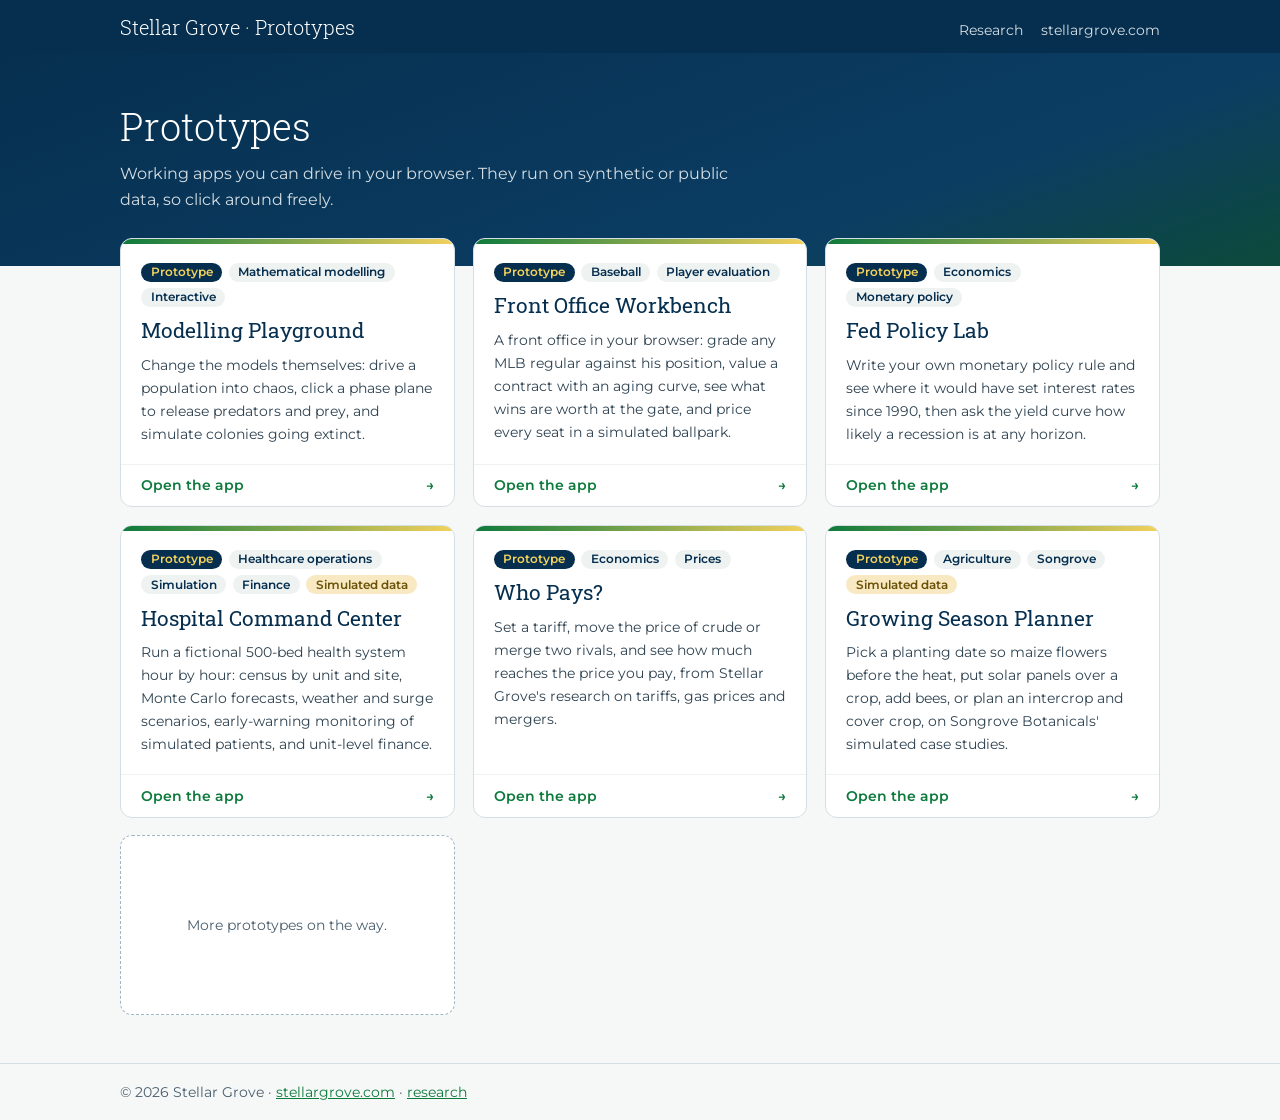
<file: index.html>
<!doctype html>
<html lang="en">
<head>
<meta charset="utf-8">
<meta name="viewport" content="width=device-width, initial-scale=1">
<title>Prototypes · Stellar Grove</title>
<meta name="description" content="Working prototypes from Stellar Grove that you can try in your browser.">
<link rel="canonical" href="https://apps.stellargrove.com/">
<link rel="preconnect" href="https://fonts.googleapis.com">
<link rel="stylesheet" href="https://fonts.googleapis.com/css2?family=Montserrat:wght@400;500;600&family=Roboto+Slab:wght@300;400&display=swap">
<style>
*{box-sizing:border-box}
body{margin:0;background:#f6f8f8;color:#0d1c24;font-family:'Montserrat',system-ui,-apple-system,'Segoe UI',sans-serif}
a{color:inherit}
.top{background:#062f4f;color:#fff}
.top .in{max-width:1080px;margin:0 auto;padding:.85rem 1.25rem;display:flex;gap:.4rem 1rem;align-items:baseline;
  justify-content:space-between;flex-wrap:wrap}
.brand{font-family:'Roboto Slab',Georgia,serif;font-weight:300;font-size:1.25rem;color:#fff;text-decoration:none}
.brand span{color:#f2d15c}
.nav a{color:#d5dee3;text-decoration:none;font-size:.9rem;margin-right:1.1rem}
.nav a:last-child{margin-right:0}
.hero{background:linear-gradient(160deg,#062f4f 0%,#0b3d63 70%,#0d4a3a 100%);color:#fff}
.hero .in{max-width:1080px;margin:0 auto;padding:3rem 1.25rem 3.25rem}
.hero h1{font-family:'Roboto Slab',Georgia,serif;font-weight:300;font-size:2.4rem;margin:0 0 .6rem}
.hero p{margin:0;max-width:640px;line-height:1.65;color:#d5dee3}
main{max-width:1080px;margin:-1.75rem auto 0;padding:0 1.25rem 3rem}
.grid{display:grid;grid-template-columns:repeat(auto-fill,minmax(300px,1fr));gap:1.1rem}
.tile{display:flex;flex-direction:column;background:#fff;border:1px solid #d5dee3;border-radius:12px;overflow:hidden;
  text-decoration:none;transition:transform .2s,box-shadow .2s}
.tile:hover{transform:translateY(-3px);box-shadow:0 12px 28px rgba(6,47,79,.14)}
.tile .bar{height:5px;background:linear-gradient(90deg,#0d7a3c,#f2d15c)}
.tile .body{padding:1.2rem 1.25rem 1.1rem;display:flex;flex-direction:column;gap:.6rem;flex:1}
.tile h2{font-family:'Roboto Slab',Georgia,serif;font-weight:400;font-size:1.3rem;color:#062f4f;margin:0}
.tile p{margin:0;font-size:.9rem;line-height:1.6;color:#2e4250;flex:1}
.tags{display:flex;flex-wrap:wrap;gap:.4rem}
.tag{font-size:.72rem;font-weight:600;border-radius:999px;padding:.15rem .6rem;background:#eef2f1;color:#062f4f}
.tag.st{background:#062f4f;color:#f2d15c}
.tag.sim{background:#f8e9c2;color:#6b5208}
.go{display:flex;justify-content:space-between;align-items:center;font-size:.85rem;font-weight:600;color:#0d7a3c;
  border-top:1px solid #eef2f1;padding:.8rem 1.25rem}
.go span{transition:transform .2s}
.tile:hover .go span{transform:translateX(4px)}
.empty{background:#fff;border:1px dashed #9fb6c6;border-radius:12px;padding:1.2rem;color:#4a5e6d;display:flex;
  align-items:center;justify-content:center;text-align:center;min-height:180px;font-size:.9rem}
footer{border-top:1px solid #d5dee3;color:#4a5e6d;font-size:.85rem}
footer .in{max-width:1080px;margin:0 auto;padding:1.25rem}
footer a{color:#0d7a3c}
</style>
</head>
<body>
<header class="top"><div class="in">
<a class="brand" href="/">Stellar Grove <span>·</span> Prototypes</a>
<nav class="nav"><a href="https://research.stellargrove.com/">Research</a><a href="https://www.stellargrove.com/stellar-grove-welcome">stellargrove.com</a></nav>
</div></header>
<section class="hero"><div class="in"><h1>Prototypes</h1>
<p>Working apps you can drive in your browser. They run on synthetic or public data, so click around freely.</p>
</div></section>
<main><div class="grid">
<a class="tile" href="/modelling-playground/"><span class="bar"></span><span class="body"><span class="tags"><span class="tag st">Prototype</span><span class="tag">Mathematical modelling</span><span class="tag">Interactive</span></span><h2>Modelling Playground</h2><p>Change the models themselves: drive a population into chaos, click a phase plane to release predators and prey, and simulate colonies going extinct.</p></span><span class="go">Open the app <span aria-hidden="true">→</span></span></a><a class="tile" href="/front-office/"><span class="bar"></span><span class="body"><span class="tags"><span class="tag st">Prototype</span><span class="tag">Baseball</span><span class="tag">Player evaluation</span></span><h2>Front Office Workbench</h2><p>A front office in your browser: grade any MLB regular against his position, value a contract with an aging curve, see what wins are worth at the gate, and price every seat in a simulated ballpark.</p></span><span class="go">Open the app <span aria-hidden="true">→</span></span></a><a class="tile" href="/fed-lab/"><span class="bar"></span><span class="body"><span class="tags"><span class="tag st">Prototype</span><span class="tag">Economics</span><span class="tag">Monetary policy</span></span><h2>Fed Policy Lab</h2><p>Write your own monetary policy rule and see where it would have set interest rates since 1990, then ask the yield curve how likely a recession is at any horizon.</p></span><span class="go">Open the app <span aria-hidden="true">→</span></span></a><a class="tile" href="/command-center/"><span class="bar"></span><span class="body"><span class="tags"><span class="tag st">Prototype</span><span class="tag">Healthcare operations</span><span class="tag">Simulation</span><span class="tag">Finance</span><span class="tag sim">Simulated data</span></span><h2>Hospital Command Center</h2><p>Run a fictional 500-bed health system hour by hour: census by unit and site, Monte Carlo forecasts, weather and surge scenarios, early-warning monitoring of simulated patients, and unit-level finance.</p></span><span class="go">Open the app <span aria-hidden="true">→</span></span></a><a class="tile" href="/pass-through/"><span class="bar"></span><span class="body"><span class="tags"><span class="tag st">Prototype</span><span class="tag">Economics</span><span class="tag">Prices</span></span><h2>Who Pays?</h2><p>Set a tariff, move the price of crude or merge two rivals, and see how much reaches the price you pay, from Stellar Grove&#x27;s research on tariffs, gas prices and mergers.</p></span><span class="go">Open the app <span aria-hidden="true">→</span></span></a><a class="tile" href="/growing-season/"><span class="bar"></span><span class="body"><span class="tags"><span class="tag st">Prototype</span><span class="tag">Agriculture</span><span class="tag">Songrove</span><span class="tag sim">Simulated data</span></span><h2>Growing Season Planner</h2><p>Pick a planting date so maize flowers before the heat, put solar panels over a crop, add bees, or plan an intercrop and cover crop, on Songrove Botanicals&#x27; simulated case studies.</p></span><span class="go">Open the app <span aria-hidden="true">→</span></span></a><div class="empty">More prototypes on the way.</div>
</div></main>
<footer><div class="in">© 2026 Stellar Grove · <a href="https://www.stellargrove.com/stellar-grove-welcome">stellargrove.com</a> ·
<a href="https://research.stellargrove.com/">research</a></div></footer>
</body>
</html>
</file>
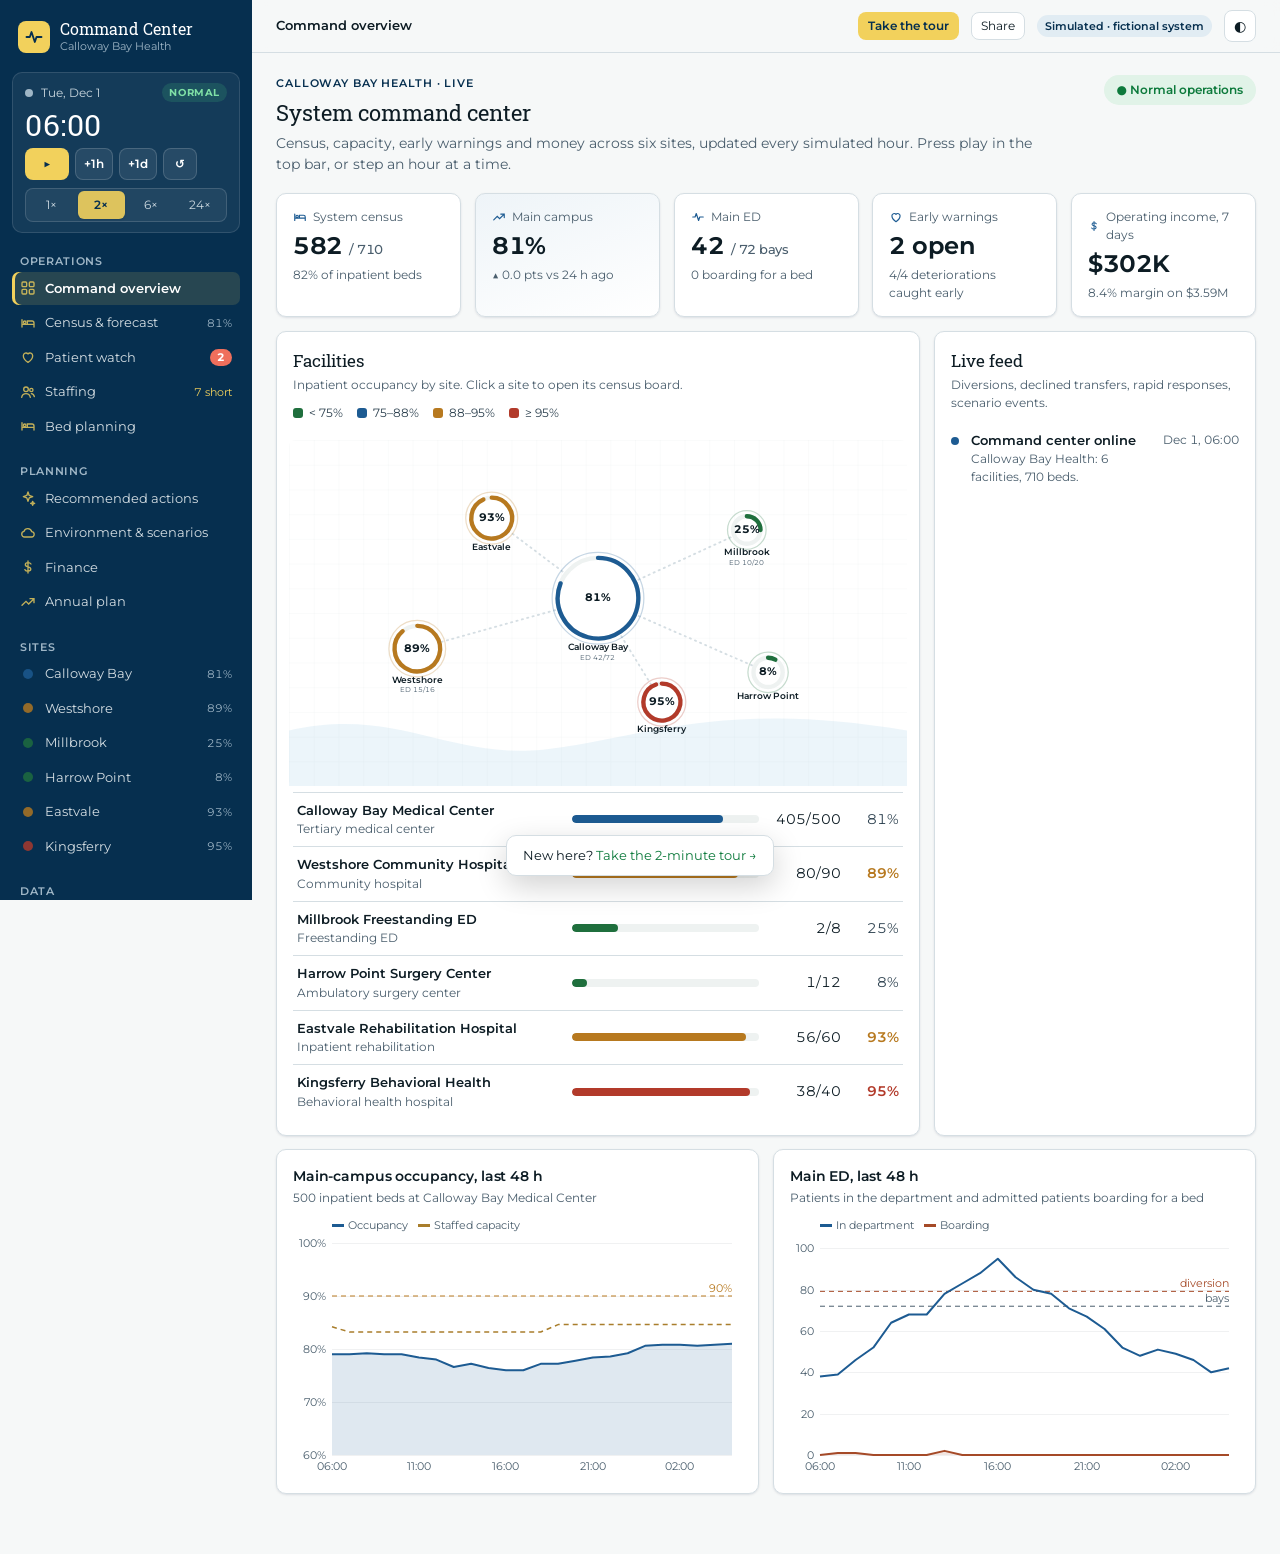
<file: command-center/index.html>
<!doctype html>
<html lang="en">
<head>
  <meta charset="UTF-8" />
  <meta name="viewport" content="width=device-width, initial-scale=1.0" />
  <title>Hospital Command Center · Stellar Grove</title>
  <meta name="description" content="A live hospital command-center prototype: census by unit and site, Monte Carlo forecasts, weather and surge scenarios, early-warning monitoring and unit-level finance, on a fictional simulated health system." />
  <link rel="preconnect" href="https://fonts.googleapis.com" />
  <link href="https://fonts.googleapis.com/css2?family=Montserrat:wght@400;500;600;700&family=Roboto+Slab:wght@300;400;500&display=swap" rel="stylesheet" />
  <link rel="stylesheet" href="styles.css" />
  <script>
    try { const t = localStorage.getItem("cbcc-theme"); if (t) document.documentElement.dataset.theme = t; } catch (e) {}
  </script>
</head>
<body>
  <div class="shell">
    <aside class="sidebar" id="sidebar">
      <div class="brand">
        <div class="brand-mark" aria-hidden="true">
          <svg width="20" height="20" viewBox="0 0 24 24" fill="none" stroke="currentColor" stroke-width="2.2" stroke-linecap="round" stroke-linejoin="round"><path d="M3 12h4l2-6 4 12 2-6h6"/></svg>
        </div>
        <div><div class="brand-name">Command Center</div><div class="brand-sub">Calloway Bay Health</div></div>
      </div>
      <div class="clock-card">
        <div class="clock-top"><span class="live-dot" id="liveDot"></span><span id="clockDate"></span><span class="status-pill ok" id="statusPill">Normal</span></div>
        <div class="clock-time" id="clockTime">06:00</div>
        <div class="clock-ctl">
          <button class="icon-btn play" id="playBtn" aria-label="Play">▶</button>
          <button class="icon-btn" id="stepBtn" title="Advance one hour (n)">+1h</button>
          <button class="icon-btn" id="dayBtn" title="Advance one day">+1d</button>
          <button class="icon-btn" id="resetBtn" title="Restart the simulation">↺</button>
        </div>
        <div class="seg speed" id="speedSeg"></div>
      </div>
      <div><div class="nav-label">Operations</div><nav class="nav" id="navMain"></nav></div>
      <div><div class="nav-label">Planning</div><nav class="nav" id="navPlan"></nav></div>
      <div><div class="nav-label">Sites</div><nav class="nav" id="navSites"></nav></div>
      <div><div class="nav-label">Data</div><nav class="nav" id="navData"></nav></div>
      <div><div class="nav-label">Reference</div><nav class="nav" id="navRef"></nav></div>
      <div class="sidebar-foot">A Stellar Grove prototype. Fictional health system · simulated patients, weather and money.<br><a href="https://research.stellargrove.com/hospital/command_center/">The research behind it →</a><br><a href="https://apps.stellargrove.com/">More prototypes →</a></div>
    </aside>
    <div class="main">
      <header class="topbar">
        <button class="icon-btn menu-btn" id="menuBtn" aria-label="Open navigation">☰</button>
        <div class="crumbs" id="crumbs"></div>
        <div class="spacer"></div>
        <button class="btn small tour-btn" id="tourBtn">Take the tour</button>
        <button class="btn small" id="shareBtn" title="Copy a link to this exact moment">Share</button>
        <span class="badge-synth">Simulated · fictional system</span>
        <button class="icon-btn" id="themeBtn" aria-label="Toggle light and dark mode" title="Light / dark">◐</button>
      </header>
      <main class="content" id="view"></main>
    </div>
  </div>
  <script src="data/system.js"></script>
  <script src="js/sim.js"></script>
  <script src="js/core.js"></script>
  <script src="js/live.js"></script>
  <script src="js/pages.js"></script>
  <script src="js/pages2.js"></script>
  <script src="js/pages3.js"></script>
  <script src="js/tour.js"></script>
  <script src="js/router.js"></script>
</body>
</html>
</file>
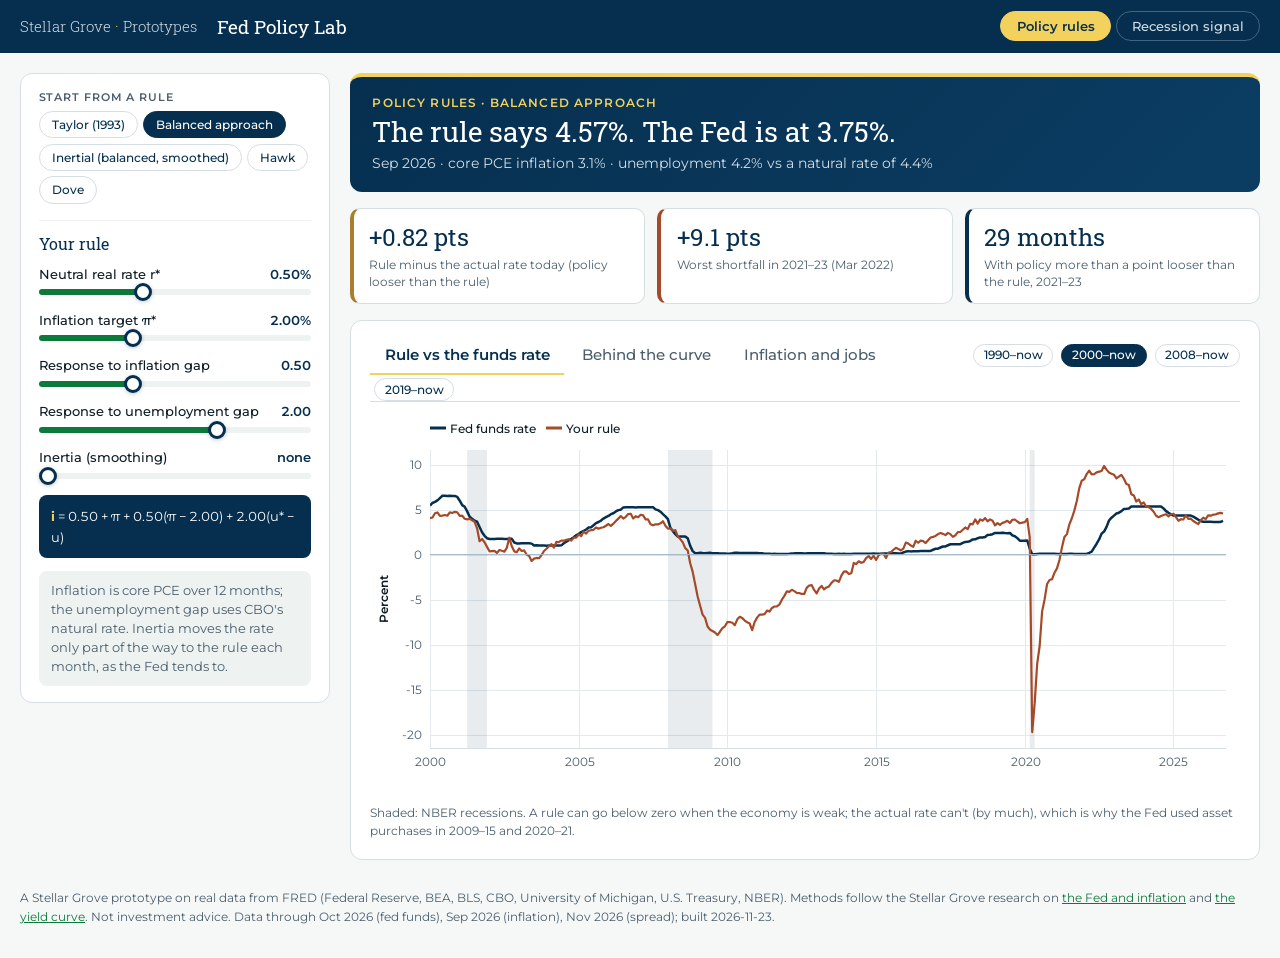
<file: fed-lab/index.html>
<!doctype html>
<html lang="en">
<head>
  <meta charset="utf-8" />
  <meta name="viewport" content="width=device-width, initial-scale=1" />
  <title>Fed Policy Lab · Stellar Grove</title>
  <meta name="description" content="Set your own monetary policy rule and see where it would have put interest rates since 1990, and how much the yield curve says about the next recession." />
  <link rel="preconnect" href="https://fonts.googleapis.com" />
  <link rel="stylesheet" href="https://fonts.googleapis.com/css2?family=Montserrat:wght@400;500;600;700&family=Roboto+Slab:wght@300;400&display=swap" />
  <link rel="stylesheet" href="app.css" />
</head>
<body>
  <header class="top">
    <a class="brand" href="../">Stellar Grove <span>·</span> Prototypes</a>
    <div class="app-name">Fed Policy Lab</div>
    <nav class="modes" aria-label="Lab tools">
      <button class="mode" type="button" data-tab="rules">Policy rules</button>
      <button class="mode" type="button" data-tab="curve">Recession signal</button>
    </nav>
  </header>
  <div class="layout" id="view"></div>
  <footer>A Stellar Grove prototype on real data from FRED (Federal Reserve, BEA, BLS, CBO, University of Michigan, U.S. Treasury, NBER).
    Methods follow the Stellar Grove research on <a href="https://research.stellargrove.com/econ/fed/">the Fed and inflation</a> and
    <a href="https://research.stellargrove.com/econ/yield_curve/">the yield curve</a>. Not investment advice. <span id="gen"></span></footer>
  <script src="data/fed.js"></script>
  <script src="js/plot.js"></script>
  <script src="js/app.js"></script>
</body>
</html>
</file>
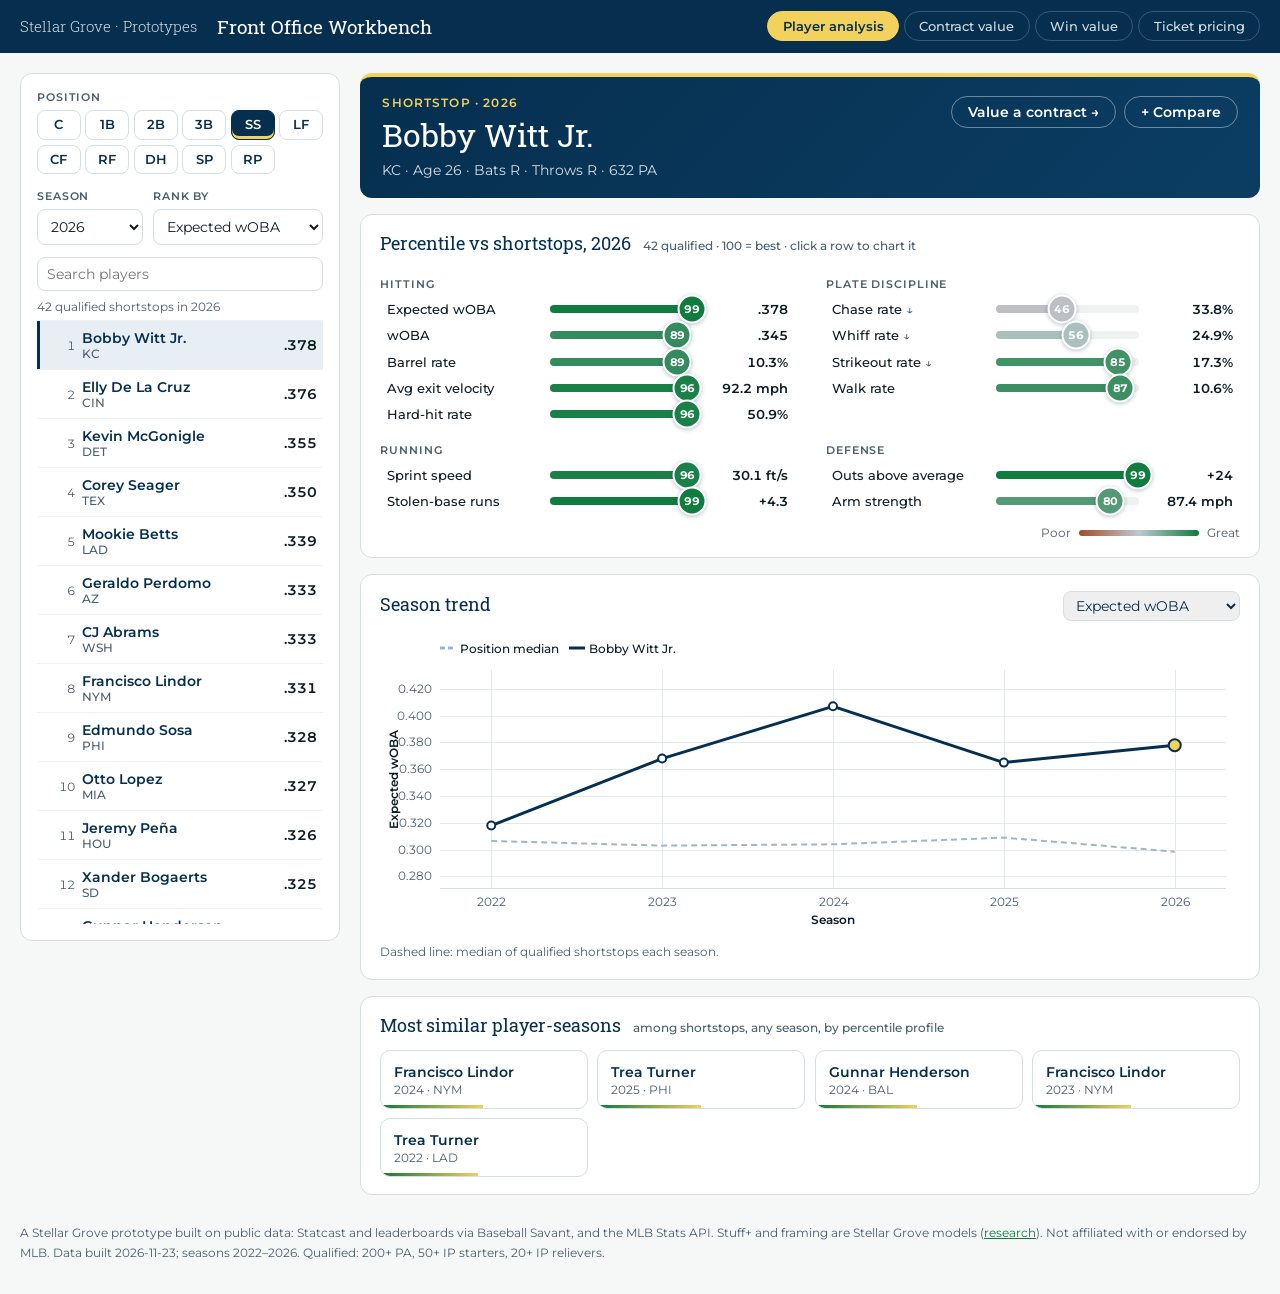
<file: front-office/index.html>
<!doctype html>
<html lang="en">
<head>
  <meta charset="utf-8" />
  <meta name="viewport" content="width=device-width, initial-scale=1" />
  <title>Front Office Workbench · Stellar Grove</title>
  <meta name="description" content="Grade any MLB regular against players at his own position and value a contract with an aging curve, from public Statcast data." />
  <link rel="preconnect" href="https://fonts.googleapis.com" />
  <link rel="stylesheet" href="https://fonts.googleapis.com/css2?family=Montserrat:wght@400;500;600;700&family=Roboto+Slab:wght@300;400&display=swap" />
  <link rel="stylesheet" href="app.css" />
</head>
<body>
  <header class="top">
    <a class="brand" href="../">Stellar Grove <span>·</span> Prototypes</a>
    <div class="app-name">Front Office Workbench</div>
    <nav class="modes" aria-label="Workbench tools">
      <button class="mode on" type="button" data-tab="player">Player analysis</button>
      <button class="mode" type="button" data-tab="contract">Contract value</button>
      <button class="mode" type="button" data-tab="win">Win value</button>
      <button class="mode" type="button" data-tab="tickets">Ticket pricing</button>
    </nav>
  </header>
  <div class="layout" id="contractView" hidden></div>
  <div class="layout" id="winView" hidden></div>
  <div class="layout" id="ticketView" hidden></div>
  <div class="layout" id="playerView">
    <aside class="picker" aria-label="Choose a player">
      <div class="lbl">Position</div>
      <div class="pos" id="pos"></div>
      <div class="row2">
        <label class="sel"><span class="lbl">Season</span><select id="season"></select></label>
        <label class="sel"><span class="lbl">Rank by</span><select id="sort"></select></label>
      </div>
      <input type="search" id="q" placeholder="Search players" aria-label="Search players" />
      <div class="count" id="count"></div>
      <ol class="list" id="list"></ol>
    </aside>
    <main class="card" id="card" aria-live="polite"></main>
  </div>
  <section class="compare" id="compare" hidden></section>
  <footer>A Stellar Grove prototype built on public data: Statcast and leaderboards via Baseball Savant, and the MLB Stats API.
    Stuff+ and framing are Stellar Grove models (<a href="https://research.stellargrove.com/#baseball">research</a>). Not affiliated with
    or endorsed by MLB. <span id="gen"></span></footer>
  <script src="data/players.js"></script>
  <script src="data/aging.js"></script>
  <script src="data/wins.js"></script>
  <script src="data/tickets.js"></script>
  <script src="js/plot.js"></script>
  <script src="js/contract.js"></script>
  <script src="js/winvalue.js"></script>
  <script src="js/tickets.js"></script>
  <script src="js/app.js"></script>
</body>
</html>
</file>
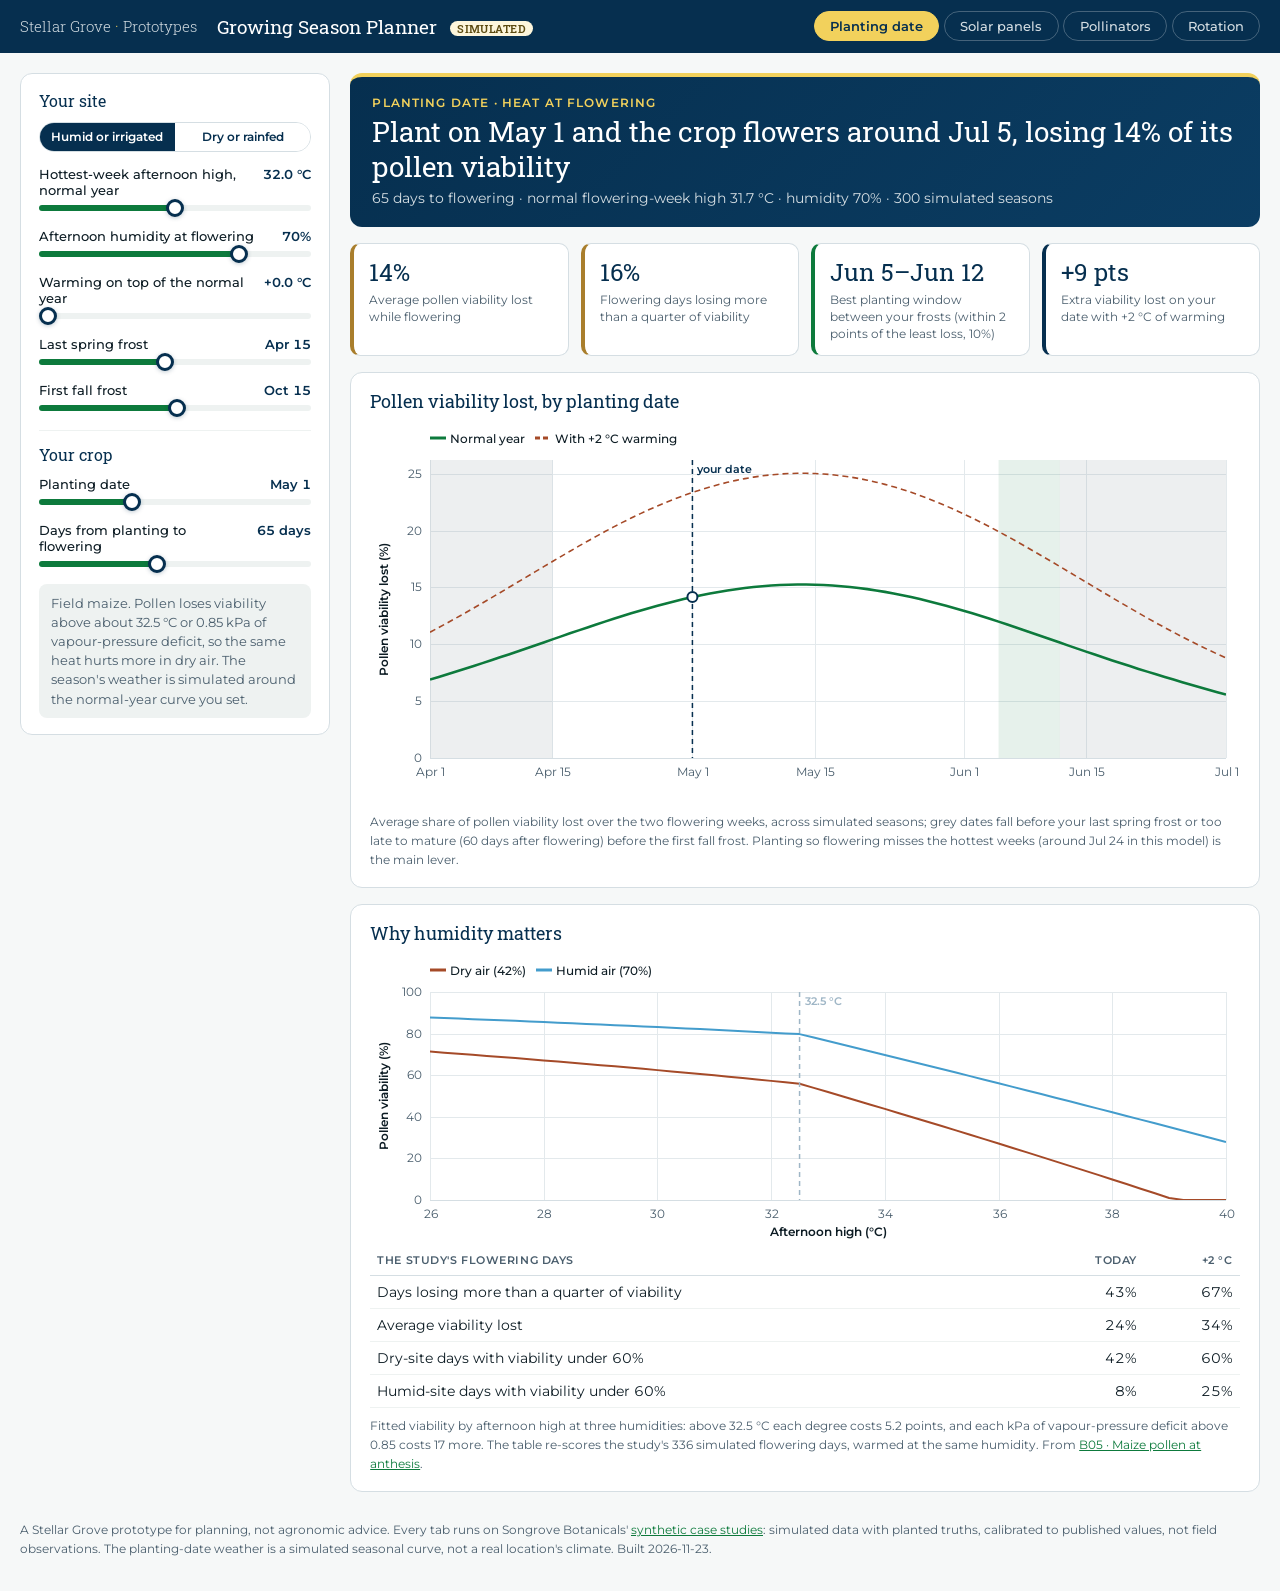
<file: growing-season/index.html>
<!doctype html>
<html lang="en">
<head>
  <meta charset="utf-8" />
  <meta name="viewport" content="width=device-width, initial-scale=1" />
  <title>Growing Season Planner · Stellar Grove</title>
  <meta name="description" content="Plan a growing season: when to plant so the crop flowers before the heat, how much shade solar panels cost, whether more bees would pay, and what intercrops and cover crops do, from Songrove Botanicals' case studies." />
  <link rel="preconnect" href="https://fonts.googleapis.com" />
  <link rel="stylesheet" href="https://fonts.googleapis.com/css2?family=Montserrat:wght@400;500;600;700&family=Roboto+Slab:wght@300;400&display=swap" />
  <link rel="stylesheet" href="app.css" />
</head>
<body>
  <header class="top">
    <a class="brand" href="../">Stellar Grove <span>·</span> Prototypes</a>
    <div class="app-name">Growing Season Planner <span class="synthetic">Simulated</span></div>
    <nav class="modes" aria-label="Planners">
      <button class="mode" type="button" data-tab="plant">Planting date</button>
      <button class="mode" type="button" data-tab="panels">Solar panels</button>
      <button class="mode" type="button" data-tab="bees">Pollinators</button>
      <button class="mode" type="button" data-tab="rotation">Rotation</button>
    </nav>
  </header>
  <div class="layout" id="view"></div>
  <footer>A Stellar Grove prototype for planning, not agronomic advice. Every tab runs on Songrove Botanicals'
    <a href="https://research.stellargrove.com/songrove/">synthetic case studies</a>: simulated data with planted truths, calibrated to published
    values, not field observations. The planting-date weather is a simulated seasonal curve, not a real location's climate. <span id="gen"></span></footer>
  <script src="data/season.js"></script>
  <script src="js/plot.js"></script>
  <script src="js/app.js"></script>
</body>
</html>
</file>
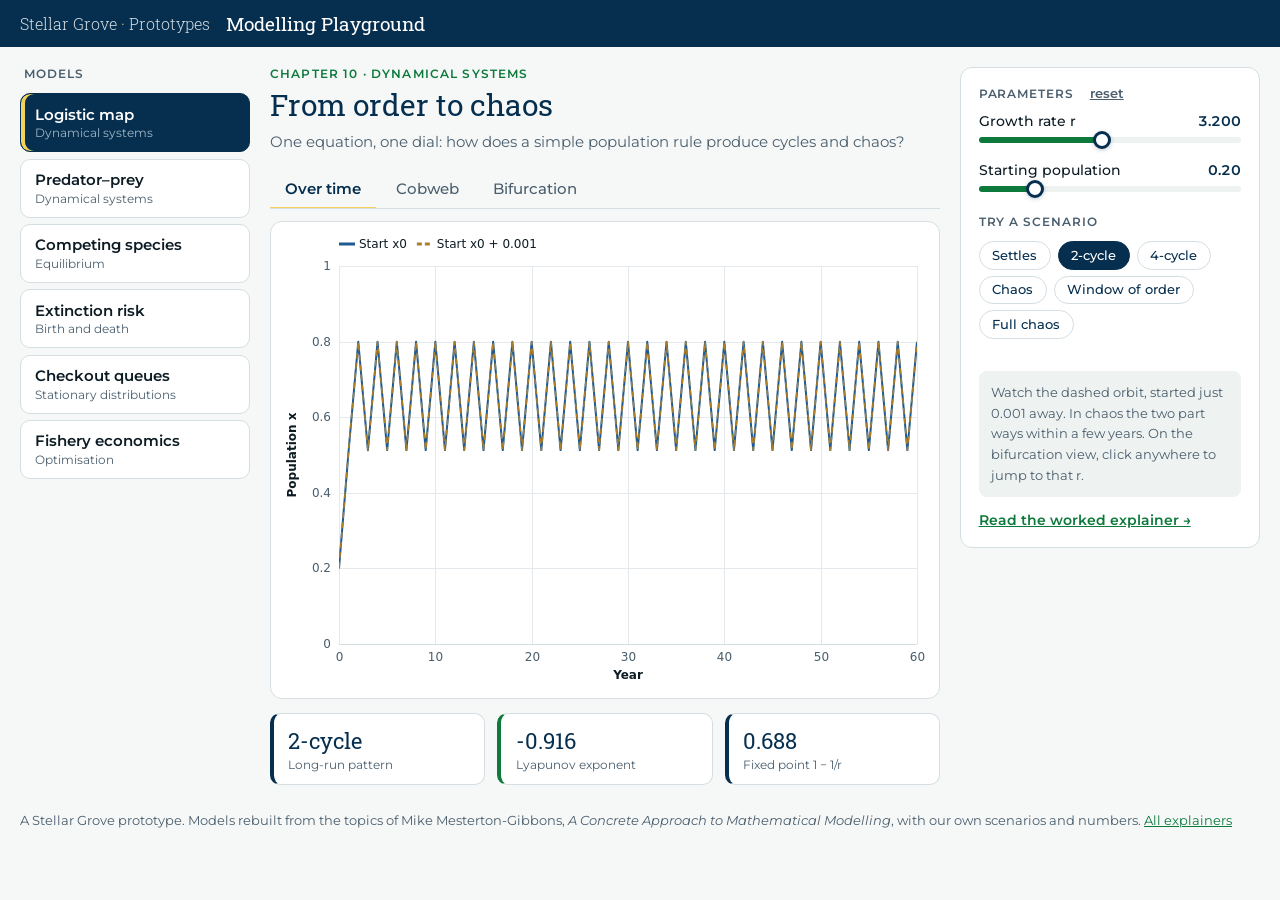
<file: modelling-playground/index.html>
<!doctype html>
<html lang="en">
<head>
  <meta charset="utf-8" />
  <meta name="viewport" content="width=device-width, initial-scale=1" />
  <title>Modelling Playground · Stellar Grove</title>
  <meta name="description" content="Change the models themselves: chaos, predators and prey, competition, extinction risk, queues and fisheries, with phase planes you can click." />
  <link rel="preconnect" href="https://fonts.googleapis.com" />
  <link rel="stylesheet" href="https://fonts.googleapis.com/css2?family=Montserrat:wght@400;500;600&family=Roboto+Slab:wght@300;400&display=swap" />
  <link rel="stylesheet" href="app.css" />
</head>
<body>
  <header class="top">
    <a class="brand" href="../">Stellar Grove <span>·</span> Prototypes</a>
    <div class="app-name">Modelling Playground</div>
  </header>
  <div class="layout">
    <nav class="models" id="models" aria-label="Models"></nav>
    <main class="stage">
      <div class="head"><div class="kicker" id="kicker"></div><h1 id="title"></h1><p id="question"></p></div>
      <div class="tabs" id="tabs" role="tablist" aria-label="Views"></div>
      <div class="chart-wrap"><canvas id="chart" role="img" aria-label="Model chart"></canvas></div>
      <div class="stats" id="stats" aria-live="polite"></div>
    </main>
    <aside class="panel" aria-label="Controls">
      <h2>Parameters <button class="reset" id="reset" type="button">reset</button></h2>
      <div id="params"></div>
      <h3>Try a scenario</h3>
      <div class="presets" id="presets"></div>
      <div id="actions"></div>
      <p class="hint" id="hint"></p>
      <a class="explainer" id="explainer" href="https://research.stellargrove.com/explainers/">Read the worked explainer →</a>
    </aside>
  </div>
  <footer>A Stellar Grove prototype. Models rebuilt from the topics of Mike Mesterton-Gibbons, <em>A Concrete Approach to
    Mathematical Modelling</em>, with our own scenarios and numbers. <a href="https://research.stellargrove.com/explainers/">All explainers</a></footer>
  <script src="js/plot.js"></script>
  <script src="js/models.js"></script>
  <script src="js/app.js"></script>
</body>
</html>
</file>
<file: command-center/styles.css>
/* Hospital Command Center — Stellar Grove prototype theme. Shell, tokens and primitives shared with Insights Radar
   (Observatory Navy #062F4F, Forest #0D7A3C, Gold #F2D15C; Roboto Slab headings, Montserrat body). */
:root {
  color-scheme: light;
  --bg: #f6f8f8; --card: #ffffff; --fg: #0d1c24; --fg-2: #2e4250; --muted: #eef2f1; --muted-fg: #4a5e6d;
  --border: #d5dee3; --ring: #9fb6c6; --primary: #1d5b92; --primary-2: #145786; --brand: #0d7a3c;
  --teal: #062f4f; --teal-2: #439ccc; --soft: #eef4f8; --soft-2: #e1ecf3;
  --opp: #0d7a3c; --opp-bg: #e1f3e8; --risk: #a54a28; --risk-bg: #f8e5e1; --bad: #9a3b2e; --good: #0d7a3c;
  --c1: #1d5b92; --c2: #a97e2c; --c3: #1f6f3d; --c4: #439ccc; --c5: #9e366f;
  --seq-1: #d8ebfb; --seq-2: #79b1e0; --seq-3: #2d74aa; --seq-4: #145786; --seq-5: #073b5e;
  --grid: rgba(13, 28, 36, .06); --shadow: 0 1px 2px rgba(6, 47, 79, .05), 0 1px 3px rgba(6, 47, 79, .07);
  --sidebar: #062f4f;
  --radius: .625rem;
  --font: "Montserrat", ui-sans-serif, system-ui, -apple-system, "Segoe UI", sans-serif;
  --head: "Roboto Slab", Georgia, serif;
  --mono: ui-monospace, SFMono-Regular, Menlo, monospace;
}
@media (prefers-color-scheme: dark) {
  :root:not([data-theme="light"]) {
    color-scheme: dark;
    --bg: #071a2a; --card: #0b2438; --fg: #eef2f1; --fg-2: #c9d6de; --muted: #12304a; --muted-fg: #9fb6c6;
    --border: rgba(255, 255, 255, .1); --ring: #4a5e6d; --primary: #79b1e0; --primary-2: #4d92ca; --brand: #43c27a;
    --teal: #9fb6c6; --teal-2: #79b1e0; --soft: #0e2c44; --soft-2: #123856;
    --opp: #43c27a; --opp-bg: rgba(67, 194, 122, .12); --risk: #e08a5f; --risk-bg: rgba(224, 138, 95, .12);
    --bad: #e07a6b; --good: #43c27a;
    --c1: #4d92ca; --c2: #d4a24c; --c3: #43c27a; --c4: #79b1e0; --c5: #c46a9e;
    --seq-1: #12304a; --seq-2: #145786; --seq-3: #2d74aa; --seq-4: #79b1e0; --seq-5: #d8ebfb;
    --grid: rgba(255, 255, 255, .07); --shadow: none; --sidebar: #04223a;
  }
}
:root[data-theme="dark"] {
    color-scheme: dark;
    --bg: #071a2a; --card: #0b2438; --fg: #eef2f1; --fg-2: #c9d6de; --muted: #12304a; --muted-fg: #9fb6c6;
    --border: rgba(255, 255, 255, .1); --ring: #4a5e6d; --primary: #79b1e0; --primary-2: #4d92ca; --brand: #43c27a;
    --teal: #9fb6c6; --teal-2: #79b1e0; --soft: #0e2c44; --soft-2: #123856;
    --opp: #43c27a; --opp-bg: rgba(67, 194, 122, .12); --risk: #e08a5f; --risk-bg: rgba(224, 138, 95, .12);
    --bad: #e07a6b; --good: #43c27a;
    --c1: #4d92ca; --c2: #d4a24c; --c3: #43c27a; --c4: #79b1e0; --c5: #c46a9e;
    --seq-1: #12304a; --seq-2: #145786; --seq-3: #2d74aa; --seq-4: #79b1e0; --seq-5: #d8ebfb;
    --grid: rgba(255, 255, 255, .07); --shadow: none; --sidebar: #04223a;
}

* { box-sizing: border-box; }
html, body { margin: 0; height: 100%; }
body { background: var(--bg); color: var(--fg); font-family: var(--font); font-size: 14px; line-height: 1.5; -webkit-font-smoothing: antialiased; }
a { color: var(--brand); text-decoration: none; }
a:hover { text-decoration: underline; }
button { font: inherit; color: inherit; }
h1, h2, h3, h4 { margin: 0; font-weight: 600; letter-spacing: -.01em; }
h1 { font-size: 22px; } h2 { font-size: 17px; } h3 { font-size: 14px; } h4 { font-size: 13px; }
.num { font-variant-numeric: tabular-nums; }
.muted { color: var(--muted-fg); }
.small { font-size: 12px; }
.mono { font-family: var(--mono); font-size: 12px; }

/* ---------- shell */
.shell { display: grid; grid-template-columns: 252px minmax(0, 1fr); min-height: 100vh; }
.sidebar { background: var(--sidebar); border-right: 1px solid var(--border); padding: 16px 12px; position: sticky; top: 0; height: 100vh; overflow-y: auto; display: flex; flex-direction: column; gap: 14px; }
.brand { display: flex; align-items: center; gap: 10px; padding: 4px 6px; }
.brand-mark { width: 32px; height: 32px; border-radius: 8px; background: linear-gradient(135deg, var(--teal), var(--primary)); display: grid; place-items: center; color: #fff; flex: none; }
.brand-name { font-weight: 700; font-size: 15px; line-height: 1.1; }
.brand-sub { font-size: 11px; color: var(--muted-fg); }
.picker { width: 100%; padding: 8px 10px; border: 1px solid var(--border); border-radius: 8px; background: var(--card); color: var(--fg); font: inherit; cursor: pointer; }
.nav-label { font-size: 11px; font-weight: 600; color: var(--muted-fg); text-transform: uppercase; letter-spacing: .06em; padding: 6px 8px 2px; }
.nav { display: flex; flex-direction: column; gap: 1px; }
.nav a { display: flex; align-items: center; gap: 9px; padding: 7px 8px; border-radius: 7px; color: var(--fg-2); font-size: 13px; }
.nav a:hover { background: var(--muted); text-decoration: none; }
.nav a.active { background: var(--soft-2); color: var(--fg); font-weight: 600; }
.nav a .ico { width: 16px; height: 16px; flex: none; opacity: .8; }
.nav a .n { margin-left: auto; font-size: 11px; color: var(--muted-fg); font-variant-numeric: tabular-nums; }
.sidebar-foot { margin-top: auto; font-size: 11px; color: var(--muted-fg); padding: 8px; border-top: 1px solid var(--border); }

.main { min-width: 0; display: flex; flex-direction: column; }
.topbar { position: sticky; top: 0; z-index: 5; display: flex; align-items: center; gap: 12px; padding: 10px 24px; border-bottom: 1px solid var(--border); background: color-mix(in srgb, var(--bg) 88%, transparent); backdrop-filter: blur(8px); }
.crumbs { display: flex; gap: 6px; align-items: center; color: var(--muted-fg); font-size: 13px; min-width: 0; flex-wrap: wrap; }
.crumbs b { color: var(--fg); font-weight: 600; }
.topbar .spacer { flex: 1; }
.badge-synth { font-size: 11px; padding: 3px 8px; border-radius: 999px; background: var(--soft-2); color: var(--teal); font-weight: 600; white-space: nowrap; }
.icon-btn { border: 1px solid var(--border); background: var(--card); border-radius: 8px; width: 32px; height: 32px; display: grid; place-items: center; cursor: pointer; }
.icon-btn:hover { background: var(--muted); }
.menu-btn { display: none; }
.content { padding: 22px 24px 60px; max-width: 1360px; width: 100%; }

/* ---------- primitives */
.page-head { display: flex; align-items: flex-start; justify-content: space-between; gap: 16px; margin-bottom: 18px; flex-wrap: wrap; }
.page-head p { margin: 4px 0 0; color: var(--muted-fg); max-width: 760px; }
.eyebrow { font-size: 11px; font-weight: 600; letter-spacing: .08em; text-transform: uppercase; color: var(--teal); margin-bottom: 4px; }
.card { background: var(--card); border: 1px solid var(--border); border-radius: var(--radius); box-shadow: var(--shadow); padding: 16px; min-width: 0; }
.card-h { display: flex; align-items: baseline; justify-content: space-between; gap: 10px; margin-bottom: 10px; flex-wrap: wrap; }
.card-h p { margin: 2px 0 0; font-size: 12px; color: var(--muted-fg); }
.grid { display: grid; gap: 14px; }
.g2 { grid-template-columns: repeat(2, minmax(0, 1fr)); }
.g3 { grid-template-columns: repeat(3, minmax(0, 1fr)); }
.g4 { grid-template-columns: repeat(4, minmax(0, 1fr)); }
.g5 { grid-template-columns: repeat(5, minmax(0, 1fr)); }
.g-2-1 { grid-template-columns: minmax(0, 2fr) minmax(0, 1fr); }
.g-1-2 { grid-template-columns: minmax(0, 1fr) minmax(0, 2fr); }
.stack { display: flex; flex-direction: column; gap: 14px; }
.row { display: flex; gap: 8px; align-items: center; flex-wrap: wrap; }
.mt { margin-top: 14px; } .mt2 { margin-top: 22px; }

.kpi { padding: 14px 16px; }
.kpi .lab { font-size: 12px; color: var(--muted-fg); display: flex; align-items: center; gap: 6px; }
.kpi .val { font-size: 24px; font-weight: 650; letter-spacing: -.02em; margin-top: 2px; font-variant-numeric: tabular-nums; }
.kpi .sub { font-size: 12px; color: var(--muted-fg); margin-top: 2px; }
.kpi.accent { background: linear-gradient(160deg, var(--soft), var(--card)); }

.chip { display: inline-flex; align-items: center; gap: 4px; font-size: 11px; font-weight: 600; padding: 2px 8px; border-radius: 999px; border: 1px solid var(--border); background: var(--muted); color: var(--fg-2); white-space: nowrap; }
.chip.opp { background: var(--opp-bg); color: var(--opp); border-color: transparent; }
.chip.risk { background: var(--risk-bg); color: var(--risk); border-color: transparent; }
.chip.pillar { background: var(--soft-2); color: var(--teal); border-color: transparent; }
.chip.ok { background: var(--opp-bg); color: var(--opp); border-color: transparent; }
.chip.miss { background: var(--risk-bg); color: var(--risk); border-color: transparent; }
.chip.dot::before { content: ""; width: 7px; height: 7px; border-radius: 50%; background: var(--dot, var(--brand)); }
.seg { display: inline-flex; border: 1px solid var(--border); border-radius: 8px; padding: 2px; background: var(--muted); gap: 2px; flex-wrap: wrap; }
.seg button { border: 0; background: transparent; padding: 5px 10px; border-radius: 6px; cursor: pointer; font-size: 12px; color: var(--muted-fg); display: inline-flex; align-items: center; gap: 6px; }
.seg button.on { background: var(--card); color: var(--fg); font-weight: 600; box-shadow: var(--shadow); }
.seg button .sw { width: 8px; height: 8px; border-radius: 2px; }

.tabs { display: flex; gap: 2px; border-bottom: 1px solid var(--border); margin-bottom: 18px; overflow-x: auto; }
.tabs a { padding: 9px 14px; color: var(--muted-fg); font-weight: 500; border-bottom: 2px solid transparent; margin-bottom: -1px; white-space: nowrap; }
.tabs a:hover { color: var(--fg); text-decoration: none; }
.tabs a.on { color: var(--fg); border-color: var(--brand); font-weight: 600; }

table { width: 100%; border-collapse: collapse; font-size: 13px; }
th { text-align: left; font-weight: 600; font-size: 12px; color: var(--muted-fg); padding: 8px 10px; border-bottom: 1px solid var(--border); white-space: nowrap; background: var(--card); }
td { padding: 8px 10px; border-bottom: 1px solid var(--border); vertical-align: middle; }
tr:last-child td { border-bottom: 0; }
td.r, th.r { text-align: right; font-variant-numeric: tabular-nums; }
tbody tr.click { cursor: pointer; }
tbody tr.click:hover td { background: var(--muted); }
.table-wrap { overflow-x: auto; margin: 0 -16px; padding: 0 16px; }
.chart-box { position: relative; height: 260px; }
.chart-box.tall { height: 320px; }
.chart-box.short { height: 200px; }
.legend { display: flex; gap: 14px; flex-wrap: wrap; font-size: 12px; color: var(--fg-2); margin-bottom: 8px; }
.legend span { display: inline-flex; gap: 6px; align-items: center; }
.legend i { width: 10px; height: 10px; border-radius: 3px; display: inline-block; }
.legend i.line { height: 2px; width: 14px; border-radius: 1px; }
.legend i.dash { height: 0; width: 14px; border-top: 2px dashed; background: none !important; }
.legend i.diamond { width: 9px; height: 9px; transform: rotate(45deg); border-radius: 1px; }

.input { padding: 7px 10px; border: 1px solid var(--border); border-radius: 8px; background: var(--card); color: var(--fg); font: inherit; min-width: 0; }
select.input { cursor: pointer; }
.btn { border: 1px solid var(--border); background: var(--card); padding: 6px 12px; border-radius: 8px; cursor: pointer; font-size: 13px; }
.btn:hover { background: var(--muted); }
.btn.primary { background: var(--brand); color: #fff; border-color: transparent; }

/* ---------- radar / portfolio */
.client-card { display: flex; flex-direction: column; gap: 10px; cursor: pointer; transition: border-color .15s; }
.client-card:hover { border-color: var(--primary); }
.client-card .top { display: flex; justify-content: space-between; gap: 8px; align-items: flex-start; }
.client-card .region { font-size: 12px; color: var(--muted-fg); white-space: nowrap; overflow: hidden; text-overflow: ellipsis; }
.client-card .top > div { min-width: 0; }
.client-card .radar-box { height: 220px; position: relative; }
.mini-stats { display: grid; grid-template-columns: repeat(3, 1fr); gap: 6px; }
.mini-stats div { background: var(--muted); border-radius: 7px; padding: 6px 8px; }
.mini-stats b { display: block; font-size: 14px; font-variant-numeric: tabular-nums; }
.mini-stats span { font-size: 11px; color: var(--muted-fg); }
.sig-row { display: grid; grid-template-columns: 22px 1fr auto; gap: 10px; align-items: start; padding: 10px 0; border-bottom: 1px solid var(--border); }
.sig-row:last-child { border-bottom: 0; }
.sig-ico { width: 22px; height: 22px; border-radius: 6px; display: grid; place-items: center; font-size: 12px; }
.sig-ico.opp { background: var(--opp-bg); color: var(--opp); }
.sig-ico.risk { background: var(--risk-bg); color: var(--risk); }
.sig-val { font-weight: 650; font-variant-numeric: tabular-nums; text-align: right; white-space: nowrap; }
.tilemap { width: 100%; height: auto; display: block; }
.tilemap rect { rx: 5; }
.tilemap text { font-size: 10px; font-weight: 600; pointer-events: none; }
.hero { background: radial-gradient(1200px 300px at 0% 0%, var(--soft-2), transparent 60%), var(--card); }
.bar-track { height: 8px; background: var(--muted); border-radius: 999px; position: relative; overflow: hidden; }
.bar-fill { position: absolute; inset: 0 auto 0 0; border-radius: 999px; }

/* ---------- forest plot */
.forest { display: grid; grid-template-columns: minmax(110px, 180px) 1fr minmax(120px, auto); gap: 0 12px; align-items: center; font-size: 12px; }
.forest .lab { padding: 7px 0; color: var(--fg-2); overflow: hidden; text-overflow: ellipsis; white-space: nowrap; }
.forest .val { text-align: right; font-variant-numeric: tabular-nums; white-space: nowrap; }
.forest .trk { position: relative; height: 26px; }
.forest .zero { position: absolute; top: 0; bottom: 0; width: 1px; background: var(--ring); opacity: .6; }
.forest .ci { position: absolute; top: 12px; height: 2px; background: var(--brand); border-radius: 2px; }
.forest .ci::before, .forest .ci::after { content: ""; position: absolute; top: -4px; width: 2px; height: 10px; background: var(--brand); border-radius: 1px; }
.forest .ci::before { left: 0; } .forest .ci::after { right: 0; }
.forest .pt { position: absolute; top: 8px; width: 10px; height: 10px; border-radius: 50%; background: var(--brand); border: 2px solid var(--card); margin-left: -5px; }
.forest .tr { position: absolute; top: 7px; width: 10px; height: 10px; transform: rotate(45deg); background: var(--c2); border: 2px solid var(--card); margin-left: -5px; }
.forest .nv { position: absolute; top: 8px; width: 9px; height: 9px; border: 2px solid var(--muted-fg); border-radius: 50%; margin-left: -4px; background: var(--card); }
.forest .axis { grid-column: 2; display: flex; justify-content: space-between; font-size: 10px; color: var(--muted-fg); border-top: 1px solid var(--border); padding-top: 3px; }

/* ---------- methodology */
.method-hero { display: grid; grid-template-columns: minmax(0, 1.2fr) minmax(0, 1fr); gap: 14px; }
.question { font-size: 18px; font-weight: 550; line-height: 1.45; letter-spacing: -.01em; }
.design-pill { display: inline-flex; gap: 8px; align-items: center; padding: 6px 12px; background: var(--soft-2); color: var(--teal); border-radius: 999px; font-weight: 600; font-size: 12px; }
.formula { background: var(--soft); border: 1px solid var(--border); border-radius: 8px; padding: 14px; overflow-x: auto; font-size: 15px; }
.formula .lab { font-size: 11px; color: var(--muted-fg); text-transform: uppercase; letter-spacing: .06em; margin-bottom: 6px; font-weight: 600; }
.steps { counter-reset: s; display: flex; flex-direction: column; gap: 0; }
.step { display: grid; grid-template-columns: 30px 1fr; gap: 12px; position: relative; padding-bottom: 14px; }
.step::before { counter-increment: s; content: counter(s); width: 26px; height: 26px; border-radius: 50%; background: var(--soft-2); color: var(--teal); font-weight: 700; font-size: 12px; display: grid; place-items: center; z-index: 1; }
.step::after { content: ""; position: absolute; left: 12.5px; top: 26px; bottom: 0; width: 1px; background: var(--border); }
.step:last-child::after { display: none; }
.step div { padding-top: 3px; }
.checks { list-style: none; padding: 0; margin: 0; display: flex; flex-direction: column; gap: 8px; }
.checks li { display: grid; grid-template-columns: 18px 1fr; gap: 8px; }
.checks li::before { content: "✓"; color: var(--opp); font-weight: 700; }
.checks.warn li::before { content: "!"; color: var(--risk); text-align: center; }
.dag { width: 100%; height: auto; }
.dag .node rect { stroke-width: 1.5; }
.dag text { font-size: 12px; font-weight: 600; fill: var(--fg); }
.dag-legend { display: flex; gap: 12px; flex-wrap: wrap; font-size: 11px; color: var(--muted-fg); }
.dag-legend span { display: inline-flex; gap: 5px; align-items: center; }
.dag-legend i { width: 10px; height: 10px; border-radius: 3px; border: 1.5px solid; }
.method-card { display: flex; flex-direction: column; gap: 10px; cursor: pointer; }
.method-card:hover { border-color: var(--primary); }
.callout { border-left: 3px solid var(--primary); background: var(--soft); padding: 10px 14px; border-radius: 0 8px 8px 0; font-size: 13px; }

/* ---------- member view */
.mem-head { display: flex; gap: 16px; align-items: center; flex-wrap: wrap; }
.avatar { width: 52px; height: 52px; border-radius: 12px; background: linear-gradient(135deg, var(--soft-2), var(--primary)); display: grid; place-items: center; font-weight: 700; color: var(--teal); font-size: 16px; }
.facts { display: flex; gap: 18px; flex-wrap: wrap; font-size: 13px; }
.facts div span { display: block; font-size: 11px; color: var(--muted-fg); }
.pct-row { display: grid; grid-template-columns: 110px 1fr 54px; gap: 10px; align-items: center; padding: 5px 0; font-size: 12px; }
.pct-track { position: relative; height: 10px; border-radius: 999px; background: linear-gradient(90deg, var(--seq-1), var(--seq-3)); opacity: .9; }
.pct-mark { position: absolute; top: -4px; width: 4px; height: 18px; border-radius: 2px; background: var(--fg); margin-left: -2px; }
.nba { display: grid; grid-template-columns: 30px 1fr auto; gap: 12px; padding: 12px 0; border-bottom: 1px solid var(--border); align-items: center; }
.nba:last-child { border-bottom: 0; }
.nba .rank { width: 28px; height: 28px; border-radius: 8px; background: var(--soft-2); color: var(--teal); display: grid; place-items: center; font-weight: 700; }
.tier { padding: 4px 10px; border-radius: 999px; font-weight: 700; font-size: 12px; }
.tier.High { background: var(--risk-bg); color: var(--risk); }
.tier.Medium { background: var(--soft-2); color: var(--teal); }
.tier.Low { background: var(--muted); color: var(--muted-fg); }
.drv { display: grid; grid-template-columns: 150px 1fr 48px; gap: 10px; align-items: center; font-size: 12px; padding: 4px 0; }
.drv .bar { height: 8px; border-radius: 4px; background: var(--brand); }
.pager { display: flex; justify-content: space-between; align-items: center; margin-top: 10px; font-size: 12px; color: var(--muted-fg); }

.empty { padding: 30px; text-align: center; color: var(--muted-fg); }
.fade-in { animation: fade .25s ease; }
@media (prefers-reduced-motion: reduce) { .fade-in { animation: none; } }
@keyframes fade { from { opacity: 0; transform: translateY(3px); } to { opacity: 1; transform: none; } }
.katex { font-size: 1.05em; }

@media (max-width: 1100px) {
  .g5 { grid-template-columns: repeat(3, minmax(0, 1fr)); }
  .g4 { grid-template-columns: repeat(2, minmax(0, 1fr)); }
  .method-hero, .g-2-1, .g-1-2 { grid-template-columns: 1fr; }
}
@media (max-width: 820px) {
  .shell { grid-template-columns: minmax(0, 1fr); }
  .facts { gap: 12px; }
  .pct-row { grid-template-columns: 96px 1fr 44px; }
  .drv { grid-template-columns: 110px 1fr 44px; }
  .sidebar { position: fixed; inset: 0 auto 0 0; width: 260px; z-index: 20; transform: translateX(-100%); transition: transform .2s; }
  body.nav-open .sidebar { transform: none; box-shadow: 0 0 40px rgba(0,0,0,.25); }
  .menu-btn { display: grid; }
  .content { padding: 16px 16px 50px; }
  .topbar { padding: 10px 16px; }
  .g2, .g3, .g4, .g5 { grid-template-columns: 1fr; }
  .forest { grid-template-columns: 90px 1fr 92px; }
  .badge-synth { display: none; }
}

/* forest plots adapt to their card width */
.card { container-type: inline-size; }
@container (max-width: 560px) {
  .forest { grid-template-columns: minmax(84px, 130px) minmax(0, 1fr) auto; }
  .forest .val .muted { display: none; }
}

/* ---------- Stellar Grove brand layer */
h1, h2 { font-family: var(--head); font-weight: 400; letter-spacing: 0; }
.sidebar { background: var(--sidebar); border-right: 0; color: #e6eef3; }
.sidebar .brand-name { color: #fff; font-family: var(--head); font-weight: 400; font-size: 16px; }
.sidebar .brand-sub, .sidebar .nav-label { color: #9fb6c6; }
.brand-mark { background: #f2d15c; color: #062f4f; }
.sidebar .picker { background: #0b3d63; color: #fff; border-color: rgba(255, 255, 255, .18); }
.sidebar .nav a { color: #d5dee3; }
.sidebar .nav a:hover { background: rgba(255, 255, 255, .08); }
.sidebar .nav a.active { background: rgba(242, 209, 92, .14); color: #fff; box-shadow: inset 3px 0 0 #f2d15c; }
.sidebar .nav a .n { color: #9fb6c6; }
.sidebar-foot { color: #9fb6c6; border-top-color: rgba(255, 255, 255, .12); }
.sidebar-foot a { color: #f2d15c; }
.sidebar .nav a .ico { color: #f2d15c !important; }
.sidebar .muted { color: #9fb6c6; }

/* =====================================================================================================
   Command Center additions (on top of the Insights Radar shell above)
   ===================================================================================================== */
:root { --ok: #1f6f3d; --warn: #b7791f; --crit: #b23a2a; --warn-bg: #fbf0dc; --water: rgba(67, 156, 204, .10); --node: #ffffff; }
@media (prefers-color-scheme: dark) { :root:not([data-theme="light"]) { --ok: #43c27a; --warn: #e0b04f; --crit: #ef6f5c; --warn-bg: rgba(224, 176, 79, .14); --water: rgba(121, 177, 224, .08); --node: #0b2438; } }
:root[data-theme="dark"] { --ok: #43c27a; --warn: #e0b04f; --crit: #ef6f5c; --warn-bg: rgba(224, 176, 79, .14); --water: rgba(121, 177, 224, .08); --node: #0b2438; }

.of { font-size: 13px; font-weight: 500; color: var(--muted-fg); }
.kpi .lab .ico { width: 14px; height: 14px; color: var(--primary); }
.kpi.alert { border-color: color-mix(in srgb, var(--crit) 45%, var(--border)); background: linear-gradient(160deg, var(--risk-bg), var(--card)); }
.txt-risk { color: var(--crit); } .txt-ok { color: var(--ok); } .txt-warn { color: var(--warn); }
.crit-txt { color: var(--crit); font-weight: 600; } .warn-txt { color: var(--warn); font-weight: 600; } .ok-txt { color: var(--fg-2); }
.chip.warn { background: var(--warn-bg); color: var(--warn); border-color: transparent; }
.chip.big-chip { font-size: 12px; padding: 5px 12px; }
.chip.news { min-width: 28px; justify-content: center; font-variant-numeric: tabular-nums; }
.mb { margin-bottom: 14px; }
.btn.small { padding: 4px 9px; font-size: 12px; }
.btn:disabled { opacity: .5; cursor: progress; }
.nowrap { flex-wrap: nowrap; }
.wrap-gap { gap: 18px 28px; align-items: flex-end; }
.formula-inline { font-family: var(--head); white-space: nowrap; }

/* sidebar clock */
.clock-card { background: rgba(255, 255, 255, .06); border: 1px solid rgba(255, 255, 255, .12); border-radius: 10px; padding: 10px 12px; display: flex; flex-direction: column; gap: 8px; }
.clock-top { display: flex; align-items: center; gap: 8px; font-size: 12px; color: #c9d6de; }
.clock-time { font-family: var(--head); font-size: 30px; line-height: 1; color: #fff; font-variant-numeric: tabular-nums; letter-spacing: .02em; }
.clock-ctl { display: flex; gap: 6px; }
.clock-ctl .icon-btn { background: rgba(255, 255, 255, .08); border-color: rgba(255, 255, 255, .16); color: #fff; width: auto; min-width: 34px; padding: 0 8px; font-size: 12px; font-weight: 600; }
.clock-ctl .icon-btn:hover { background: rgba(255, 255, 255, .16); }
.clock-ctl .play { background: #f2d15c; color: #062f4f; border-color: transparent; min-width: 44px; font-size: 13px; }
.clock-ctl .play.on { background: #fff; }
.seg.speed { background: rgba(255, 255, 255, .06); border-color: rgba(255, 255, 255, .14); width: 100%; display: flex; }
.seg.speed button { color: #c9d6de; flex: 1; justify-content: center; }
.seg.speed button.on { background: rgba(242, 209, 92, .9); color: #062f4f; }
.live-dot { width: 8px; height: 8px; border-radius: 50%; background: #9fb6c6; flex: none; }
.live-dot.on { background: #43c27a; box-shadow: 0 0 0 0 rgba(67, 194, 122, .6); animation: livepulse 1.6s infinite; }
@keyframes livepulse { 0% { box-shadow: 0 0 0 0 rgba(67, 194, 122, .55); } 70% { box-shadow: 0 0 0 8px rgba(67, 194, 122, 0); } 100% { box-shadow: 0 0 0 0 rgba(67, 194, 122, 0); } }
.status-pill { margin-left: auto; font-size: 10px; font-weight: 700; text-transform: uppercase; letter-spacing: .06em; padding: 2px 7px; border-radius: 999px; }
.status-pill.ok { background: rgba(67, 194, 122, .18); color: #7fe0a6; }
.status-pill.warn { background: rgba(224, 176, 79, .2); color: #f2d15c; }
.status-pill.crit { background: rgba(239, 111, 92, .22); color: #ffb3a7; }
.site-dot { width: 10px !important; height: 10px !important; border-radius: 50%; margin: 3px; background: #9fb6c6; }
.sidebar .nav a .n.badge { background: #ef6f5c; color: #fff; border-radius: 999px; padding: 0 7px; font-weight: 700; }
.sidebar .nav a .n.warn-dot { color: #f2d15c; }

/* system map */
.map-wrap { margin: 0 -4px; }
.sysmap { width: 100%; height: auto; display: block; }
.sysmap .road { stroke: var(--border); stroke-width: 3; stroke-dasharray: 2 7; stroke-linecap: round; }
.map-node { cursor: pointer; }
.map-node .node-bg { fill: var(--node); stroke: var(--border); }
.map-node:hover .node-bg, .map-node:focus .node-bg { stroke: var(--primary); stroke-width: 2; }
.map-node .halo { fill: none; stroke: var(--c); stroke-width: 2; opacity: .25; }
.map-node .halo.pulse { animation: halo 1.8s ease-in-out infinite; transform-origin: center; transform-box: fill-box; }
@keyframes halo { 0%, 100% { opacity: .15; transform: scale(1); } 50% { opacity: .55; transform: scale(1.08); } }
.map-pct { text-anchor: middle; font-weight: 700; font-size: 17px; fill: var(--fg); font-variant-numeric: tabular-nums; }
.map-name { text-anchor: middle; font-weight: 600; font-size: 15px; fill: var(--fg); }
.map-sub { text-anchor: middle; font-size: 12px; fill: var(--muted-fg); font-variant-numeric: tabular-nums; }
.fac-list { display: flex; flex-direction: column; margin-top: 6px; }
.fac-row { display: grid; grid-template-columns: minmax(0, 1.4fr) minmax(80px, 1fr) 70px 46px; gap: 12px; align-items: center; padding: 8px 4px; border-top: 1px solid var(--border); color: var(--fg); }
.fac-row:hover { background: var(--muted); text-decoration: none; }
.fac-row > div:first-child { display: flex; flex-direction: column; min-width: 0; }
.fac-row b { font-weight: 600; font-size: 13px; white-space: nowrap; overflow: hidden; text-overflow: ellipsis; }
.fac-row .r { text-align: right; }

/* live feed */
.feed-card { display: flex; flex-direction: column; }
.feed { max-height: 640px; overflow-y: auto; margin: 0 -6px; padding: 0 6px; }
.feed-row { display: grid; grid-template-columns: 10px 1fr auto; gap: 10px; padding: 9px 0; border-bottom: 1px solid var(--border); align-items: start; }
.feed-row:last-child { border-bottom: 0; }
.feed-dot { width: 8px; height: 8px; border-radius: 50%; margin-top: 6px; background: var(--muted-fg); }
.lvl-crit .feed-dot { background: var(--crit); } .lvl-warn .feed-dot { background: var(--warn); } .lvl-ok .feed-dot { background: var(--ok); } .lvl-info .feed-dot { background: var(--primary); }
.feed-t { font-weight: 600; font-size: 13px; }
.feed-t a { color: var(--fg); }

/* tables */
tr.grp td { background: var(--soft); font-weight: 600; color: var(--fg); font-size: 12px; text-transform: none; }
tr.sub td { font-size: 11px; font-weight: 600; text-transform: uppercase; letter-spacing: .06em; color: var(--muted-fg); padding-top: 12px; }
tr.tot td { font-weight: 650; }
td .bar-track { margin-bottom: 3px; }
.pf { display: inline-block; min-width: 44px; padding: 1px 6px; border-radius: 6px; background: color-mix(in srgb, var(--crit) calc(var(--p) * 70%), transparent); color: var(--fg); font-weight: 600; }

/* forecast */
.progress { height: 3px; width: 0; background: var(--brand); border-radius: 2px; transition: width .15s; margin-top: 4px; }
.progress-inline { font-size: 12px; color: var(--muted-fg); }
.fc-stats { display: grid; grid-template-columns: 1fr 1fr; gap: 8px; align-content: start; }
.fc-stats .stat { background: var(--muted); border-radius: 8px; padding: 9px 11px; }
.fc-stats .stat span { display: block; font-size: 11px; color: var(--muted-fg); }
.fc-stats .stat b { font-size: 18px; font-variant-numeric: tabular-nums; }

/* patient watch */
.settings { padding: 12px 16px; }
.alerts { display: flex; flex-direction: column; max-height: 620px; overflow-y: auto; }
.alert-row { display: grid; grid-template-columns: 36px 1fr auto; gap: 10px; align-items: center; padding: 10px 0; border-bottom: 1px solid var(--border); }
.alert-row:last-child { border-bottom: 0; }
.alert-score { width: 34px; height: 34px; border-radius: 9px; display: grid; place-items: center; font-weight: 700; background: var(--warn-bg); color: var(--warn); font-variant-numeric: tabular-nums; }
.alert-row.hi .alert-score { background: var(--risk-bg); color: var(--crit); }
.alert-row a { color: var(--fg); }
.o2 { font-size: 9px; font-weight: 700; margin-left: 3px; padding: 0 4px; border-radius: 4px; background: var(--soft-2); color: var(--teal); vertical-align: 2px; }
.part { display: grid; grid-template-columns: 1fr auto 18px; gap: 10px; align-items: center; padding: 6px 0; border-bottom: 1px solid var(--border); font-size: 12px; }
.part:last-child { border-bottom: 0; }
.part b { text-align: right; font-variant-numeric: tabular-nums; }
.dots { display: flex; gap: 3px; }
.dots i { width: 12px; height: 8px; border-radius: 2px; background: var(--muted); }
.dots i.on.s1 { background: var(--c4); } .dots i.on.s2 { background: var(--warn); } .dots i.on.s3 { background: var(--crit); }
.mem-head h1 { font-size: 24px; }

/* environment */
.scen { display: flex; flex-direction: column; gap: 6px; }
.scen p { margin: 0; flex: 1; }
.scen .row { margin-top: auto; }
.scen-ico { font-size: 22px; }
.builder { display: grid; grid-template-columns: repeat(3, minmax(0, 1fr)); gap: 14px 24px; }
.sl { display: grid; grid-template-columns: 1fr auto; gap: 4px 10px; font-size: 12px; color: var(--muted-fg); }
.sl input { grid-column: 1 / -1; width: 100%; accent-color: var(--brand); }
.sl b { color: var(--fg); font-variant-numeric: tabular-nums; }
.payer { display: flex; height: 8px; border-radius: 999px; overflow: hidden; margin: 10px 0 6px; }
.payer i { display: block; height: 100%; }
.checks li.bad::before { content: "!"; color: var(--crit); }
h2.mt2 { margin-top: 26px; }

@media (max-width: 1100px) { .builder { grid-template-columns: repeat(2, minmax(0, 1fr)); } }
@media (max-width: 820px) { .builder { grid-template-columns: 1fr; } .fac-row { grid-template-columns: minmax(0, 1fr) 70px 46px; } .fac-row .fac-bar { display: none; } .fc-stats { grid-template-columns: 1fr 1fr; } }
td .occ { display: flex; align-items: center; gap: 8px; }
td .occ .bar-track { flex: 1; margin: 0; }
td .occ span { width: 36px; text-align: right; }
/* staffing overlay */
.bar-track { position: relative; }
.staff-mark { position: absolute; top: -3px; bottom: -3px; width: 2px; margin-left: -1px; background: var(--fg); opacity: .55; z-index: 1; border-radius: 1px; }
.shift-grid td.cell { font-weight: 650; text-align: center; border-left: 1px solid var(--card); }
.shift-grid th.shift-h { text-align: center; cursor: pointer; white-space: nowrap; }
.shift-grid th.shift-h:hover { background: var(--muted); }
.shift-grid .sel { box-shadow: inset 0 2px 0 var(--brand); }
.shift-grid td.sel { box-shadow: inset 2px 0 0 var(--brand), inset -2px 0 0 var(--brand); }
.g-crit { background: color-mix(in srgb, var(--crit) 26%, transparent); color: var(--crit); }
.g-warn { background: color-mix(in srgb, var(--warn) 24%, transparent); color: var(--warn); }
.g-ok { color: var(--muted-fg); font-weight: 500 !important; }
.g-spare { background: color-mix(in srgb, var(--ok) 12%, transparent); color: var(--ok); }
.shift-grid .cell-sub { display: block; font-size: 10px; font-weight: 500; opacity: .7; }
tfoot td { border-bottom: 0; }
/* bed planning, actions, feed, about, tour */
.prob { display: inline-block; min-width: 46px; padding: 1px 7px; border-radius: 6px; font-weight: 650; background: color-mix(in srgb, var(--ok) calc(var(--p) * 55%), transparent); color: var(--fg); }
.fc-stats.three { grid-template-columns: repeat(3, minmax(0, 1fr)); margin-bottom: 8px; }
.fc-stats.four { grid-template-columns: repeat(4, minmax(0, 1fr)); margin-bottom: 8px; }
.fc-stats.five { grid-template-columns: repeat(5, minmax(0, 1fr)); }
.action { display: grid; grid-template-columns: 44px 1fr auto; gap: 16px; align-items: start; }
.action.top { border-color: color-mix(in srgb, var(--ok) 55%, var(--border)); box-shadow: 0 0 0 1px color-mix(in srgb, var(--ok) 30%, transparent); }
.act-rank { width: 40px; height: 40px; border-radius: 10px; display: grid; place-items: center; font-weight: 700; font-size: 18px; background: var(--soft-2); color: var(--teal); }
.action.top .act-rank { background: var(--opp-bg); color: var(--ok); }
.act-body h3 { font-size: 15px; }
.act-body p { margin: 4px 0 10px; }
.act-metrics { display: grid; grid-template-columns: repeat(5, minmax(0, 1fr)); gap: 8px; }
.act-metrics div { background: var(--muted); border-radius: 8px; padding: 7px 10px; font-size: 13px; }
.act-metrics span { display: block; font-size: 11px; color: var(--muted-fg); }
.act-metrics b { font-variant-numeric: tabular-nums; margin-right: 4px; }
.msg-list { max-height: 620px; overflow-y: auto; margin: 0 -6px; }
.msg-row { display: grid; grid-template-columns: 46px 1fr auto; gap: 10px; align-items: center; padding: 8px 6px; border-bottom: 1px solid var(--border); cursor: pointer; border-radius: 6px; }
.msg-row:hover { background: var(--muted); }
.msg-row.on { background: var(--soft-2); }
.msg-type { font-family: var(--mono); font-size: 11px; font-weight: 700; padding: 2px 6px; border-radius: 5px; text-align: center; background: var(--muted); }
.t-A01 { color: var(--ok); } .t-A02 { color: var(--primary); } .t-A03 { color: var(--c2); } .t-ORU { color: var(--crit); }
pre.code { margin: 0; background: var(--soft); border: 1px solid var(--border); border-radius: 8px; padding: 14px; font-family: var(--mono); font-size: 12px; line-height: 1.55; white-space: pre-wrap; word-break: break-all; max-height: 620px; overflow: auto; color: var(--fg); }
.toast { position: fixed; left: 50%; bottom: 24px; transform: translate(-50%, 30px); opacity: 0; pointer-events: none; background: var(--card); color: var(--fg); border: 1px solid var(--border); border-radius: 10px; padding: 10px 16px; box-shadow: 0 10px 30px rgba(0, 0, 0, .18); z-index: 60; transition: opacity .25s, transform .25s; max-width: min(640px, 92vw); font-size: 13px; }
.toast.show { opacity: 1; transform: translate(-50%, 0); pointer-events: auto; }
.tour-btn { background: #f2d15c; color: #062f4f; border-color: transparent; font-weight: 600; }
.tour-btn:hover { background: #f7df8a; }
#tourShade { position: fixed; z-index: 50; pointer-events: none; transition: all .3s ease; border-radius: 12px; }
#tourShade.spot { box-shadow: 0 0 0 9999px rgba(4, 20, 34, .55), 0 0 0 3px #f2d15c; }
#tourShade.full { inset: 0; background: rgba(4, 20, 34, .55); border-radius: 0; }
#tourCard { position: fixed; z-index: 51; background: var(--card); color: var(--fg); border: 1px solid var(--border); border-radius: 12px; padding: 16px 18px; box-shadow: 0 20px 50px rgba(0, 0, 0, .3); }
#tourCard h3 { font-family: var(--head); font-weight: 400; font-size: 19px; margin: 2px 0 6px; }
#tourCard p { margin: 0 0 12px; color: var(--fg-2); line-height: 1.55; }
#tourCard .spacer { flex: 1; }
.tour-step { font-size: 11px; font-weight: 700; letter-spacing: .08em; text-transform: uppercase; color: var(--brand); }
.arch { width: 100%; height: auto; margin-top: 8px; }
.arch-box rect { fill: var(--soft); stroke: var(--border); }
.arch-t { font-weight: 700; font-size: 14px; fill: var(--fg); }
.arch-l { font-size: 12.5px; fill: var(--muted-fg); }
.arch-arrow { stroke: var(--muted-fg); stroke-width: 2; fill: none; }
@media (max-width: 1100px) { .act-metrics { grid-template-columns: repeat(3, minmax(0, 1fr)); } .fc-stats.five { grid-template-columns: repeat(3, minmax(0, 1fr)); } }
@media (max-width: 820px) { .action { grid-template-columns: 1fr; } .act-metrics, .fc-stats.four, .fc-stats.three { grid-template-columns: 1fr 1fr; } .tour-btn, #shareBtn { display: none; } }
.cm-grid { grid-template-columns: minmax(0, 1fr) minmax(0, 1.3fr); }
@media (max-width: 1100px) { .cm-grid { grid-template-columns: 1fr; } }
/* data connectors */
.conn-card { display: grid; grid-template-columns: 40px 1fr auto; gap: 12px; align-items: start; padding: 12px; border: 1px solid var(--border); border-radius: 10px; cursor: pointer; background: var(--card); transition: border-color .15s, transform .15s; }
.conn-card:hover, .conn-card:focus { border-color: var(--primary); transform: translateY(-1px); outline: 0; }
.conn-card.on { border-color: color-mix(in srgb, var(--ok) 50%, var(--border)); }
.conn-t { display: flex; flex-direction: column; gap: 2px; min-width: 0; }
.conn-tags { margin-top: 6px; gap: 4px; }
.conn-tags .chip { font-size: 10px; font-weight: 500; }
.conn-ico { width: 38px; height: 38px; border-radius: 10px; display: grid; place-items: center; background: var(--soft-2); color: var(--teal); flex: none; }
.conn-ico svg { width: 20px; height: 20px; }
.conn-ico.sm { width: 32px; height: 32px; }
.conn-live { border: 1px solid var(--border); border-radius: 10px; padding: 12px; display: flex; flex-direction: column; gap: 10px; }
.conn-live .spacer, .modal .spacer { flex: 1; }
.spark { width: 100%; height: 40px; }
.spark path { fill: none; stroke: var(--primary); stroke-width: 1.8; vector-effect: non-scaling-stroke; }
.conn-stats { display: grid; grid-template-columns: repeat(4, minmax(0, 1fr)); gap: 6px; }
.conn-stats div { background: var(--muted); border-radius: 7px; padding: 5px 8px; }
.conn-stats span { display: block; font-size: 10px; color: var(--muted-fg); }
.conn-stats b { font-size: 13px; font-variant-numeric: tabular-nums; }
.dot-on { color: var(--ok); }
.modal-back { position: fixed; inset: 0; background: rgba(4, 20, 34, .5); z-index: 40; }
.modal { position: fixed; z-index: 41; left: 50%; top: 50%; transform: translate(-50%, -50%); width: min(820px, 94vw); max-height: 90vh; display: flex; flex-direction: column; background: var(--card); color: var(--fg); border: 1px solid var(--border); border-radius: 14px; box-shadow: 0 30px 80px rgba(0, 0, 0, .35); }
.modal-h { display: flex; gap: 12px; align-items: center; padding: 16px 20px; border-bottom: 1px solid var(--border); }
.modal-b { padding: 16px 20px; overflow-y: auto; }
.modal-f { display: flex; gap: 8px; align-items: center; padding: 12px 20px; border-top: 1px solid var(--border); }
.wz-steps { list-style: none; display: flex; gap: 4px; margin: 0; padding: 10px 20px 0; flex-wrap: wrap; }
.wz-steps li { font-size: 12px; padding: 4px 10px; border-radius: 999px; background: var(--muted); color: var(--muted-fg); }
.wz-steps li.on { background: var(--brand); color: #fff; font-weight: 600; }
.wz-steps li.done { color: var(--ok); }
.radio-card { display: grid; grid-template-columns: 20px 1fr; gap: 10px; padding: 12px; border: 1px solid var(--border); border-radius: 10px; cursor: pointer; }
.radio-card.on { border-color: var(--brand); background: var(--opp-bg); }
.form { display: grid; grid-template-columns: 1fr 1fr; gap: 12px 16px; }
.form label { display: flex; flex-direction: column; gap: 4px; font-size: 12px; color: var(--muted-fg); }
.test-list { list-style: none; padding: 0; margin: 0; display: flex; flex-direction: column; gap: 8px; }
.test-list li { display: grid; grid-template-columns: 22px 1fr; gap: 10px; align-items: start; opacity: .55; }
.test-list li.run, .test-list li.ok { opacity: 1; }
.test-list .ti { width: 18px; height: 18px; border-radius: 50%; border: 2px solid var(--border); margin-top: 2px; }
.test-list li.run .ti { border-color: var(--primary); border-top-color: transparent; animation: spin .7s linear infinite; }
.test-list li.ok .ti { border-color: var(--ok); background: var(--ok); box-shadow: inset 0 0 0 3px var(--card); }
@keyframes spin { to { transform: rotate(360deg); } }
.map-table select { min-width: 220px; }
.chk { display: inline-flex; gap: 6px; align-items: center; font-size: 13px; margin-right: 14px; }
.drop { position: relative; border: 2px dashed var(--border); border-radius: 12px; padding: 22px; text-align: center; transition: border-color .15s, background .15s; }
.drop.over { border-color: var(--brand); background: var(--opp-bg); }
.drop input { position: absolute; inset: 0; opacity: 0; cursor: pointer; }
.drop a { position: relative; z-index: 1; }
@media (max-width: 820px) { .form { grid-template-columns: 1fr; } .conn-stats { grid-template-columns: 1fr 1fr; } }
</file>
<file: fed-lab/app.css>
:root { --navy: #062f4f; --night: #0b3d63; --forest: #0d7a3c; --gold: #f2d15c; --ink: #0d1c24; --muted: #4a5e6d;
  --line: #d5dee3; --mist: #eef2f1; --bg: #f6f8f8; --terra: #a54a28; }
* { box-sizing: border-box; }
html, body { margin: 0; }
[hidden] { display: none !important; }
body { background: var(--bg); color: var(--ink); font-family: "Montserrat", system-ui, -apple-system, "Segoe UI", sans-serif; font-size: 15px; }
button, select, input { font: inherit; color: inherit; }
.top { background: var(--navy); color: #fff; display: flex; align-items: center; gap: .5rem 1.25rem; padding: .7rem 1.25rem; flex-wrap: wrap; }
.brand { font-family: "Roboto Slab", Georgia, serif; font-weight: 300; color: #d5dee3; text-decoration: none; }
.brand span { color: var(--gold); }
.app-name { font-family: "Roboto Slab", Georgia, serif; font-size: 1.2rem; }
.modes { display: flex; gap: .3rem; margin-left: auto; flex-wrap: wrap; }
.mode { border: 1px solid rgba(255, 255, 255, .25); background: transparent; color: #d5dee3; border-radius: 999px; padding: .38rem .95rem; font-size: .84rem; font-weight: 500; cursor: pointer; }
.mode.on { background: var(--gold); color: var(--navy); border-color: var(--gold); font-weight: 600; }
.layout { display: grid; grid-template-columns: 310px minmax(0, 1fr); gap: 1.25rem; max-width: 1400px; margin: 0 auto; padding: 1.25rem; }
.panel { background: #fff; border: 1px solid var(--line); border-radius: 12px; padding: 1rem 1.1rem; align-self: start; position: sticky; top: 1rem; }
.lbl { font-size: .7rem; font-weight: 600; letter-spacing: .08em; text-transform: uppercase; color: var(--muted); margin-bottom: .45rem; }
.sub { font-family: "Roboto Slab", Georgia, serif; font-weight: 400; color: var(--navy); font-size: 1rem; margin: 1rem 0 .7rem; padding-top: .8rem; border-top: 1px solid var(--mist); }
.sub.first { margin-top: 0; padding-top: 0; border-top: 0; }
.presets { display: flex; flex-wrap: wrap; gap: .35rem; }
.chip { border: 1px solid var(--line); background: #fff; border-radius: 999px; padding: .32rem .75rem; font-size: .78rem; font-weight: 500; cursor: pointer; color: var(--navy); transition: all .15s; }
.chip:hover { border-color: var(--navy); }
.chip.on { background: var(--navy); color: #fff; border-color: var(--navy); }
.chip.sm { padding: .22rem .6rem; font-size: .72rem; }
.param { display: grid; grid-template-columns: 1fr auto; gap: .25rem .5rem; margin-bottom: .85rem; align-items: baseline; }
.pl { font-size: .84rem; font-weight: 500; }
.param output { font-size: .84rem; font-weight: 600; color: var(--navy); font-variant-numeric: tabular-nums; }
.param input { grid-column: 1 / -1; width: 100%; appearance: none; -webkit-appearance: none; height: 6px; border-radius: 6px; margin: .2rem 0;
  background: linear-gradient(90deg, var(--forest) var(--fill, 50%), var(--mist) var(--fill, 50%)); outline: none; cursor: pointer; }
.param input::-webkit-slider-thumb { -webkit-appearance: none; width: 18px; height: 18px; border-radius: 50%; background: #fff; border: 3px solid var(--navy); box-shadow: 0 1px 4px rgba(6, 47, 79, .25); }
.param input::-moz-range-thumb { width: 14px; height: 14px; border-radius: 50%; background: #fff; border: 3px solid var(--navy); }
.formula { background: var(--navy); color: #fff; border-radius: 8px; padding: .65rem .8rem; font-size: .82rem; line-height: 1.6; font-variant-numeric: tabular-nums; margin: .3rem 0 .8rem; }
.formula b { color: var(--gold); }
.hint { font-size: .8rem; line-height: 1.5; color: var(--muted); background: var(--mist); border-radius: 8px; padding: .6rem .75rem; margin: .4rem 0 0; }
.main { min-width: 0; display: flex; flex-direction: column; gap: 1rem; }
.ph { background: linear-gradient(135deg, var(--navy), var(--night)); color: #fff; border-radius: 12px; padding: 1.2rem 1.4rem; border-top: 4px solid var(--gold); }
.kick { font-size: .72rem; font-weight: 600; letter-spacing: .1em; text-transform: uppercase; color: var(--gold); }
.ph h1 { font-family: "Roboto Slab", Georgia, serif; font-weight: 400; font-size: 1.75rem; margin: .25rem 0 .35rem; line-height: 1.25; }
.meta { color: #d5dee3; font-size: .88rem; }
.tiles { display: grid; grid-template-columns: repeat(auto-fit, minmax(190px, 1fr)); gap: .75rem; }
.tile { background: #fff; border: 1px solid var(--line); border-left: 4px solid var(--navy); border-radius: 10px; padding: .8rem .95rem; }
.tile.good { border-left-color: var(--forest); } .tile.warn { border-left-color: #a97e2c; } .tile.bad { border-left-color: var(--terra); }
.sv { font-family: "Roboto Slab", Georgia, serif; font-size: 1.5rem; color: var(--navy); font-variant-numeric: tabular-nums; }
.sl { font-size: .76rem; color: var(--muted); margin-top: .15rem; line-height: 1.4; }
.card { background: #fff; border: 1px solid var(--line); border-radius: 12px; padding: 1rem 1.2rem 1.1rem; }
.card h3 { font-family: "Roboto Slab", Georgia, serif; font-weight: 400; font-size: 1.15rem; color: var(--navy); margin: 0 0 .7rem; }
.tabs { display: flex; gap: .25rem; align-items: center; border-bottom: 1px solid var(--line); margin-bottom: .75rem; overflow-x: auto; flex-wrap: wrap; }
.tabs > button:not(.chip) { border: 0; background: none; padding: .55rem .9rem; cursor: pointer; color: var(--muted); font-weight: 500; border-bottom: 2px solid transparent; margin-bottom: -1px; white-space: nowrap; }
.tabs > button.on:not(.chip) { color: var(--navy); font-weight: 600; border-bottom-color: var(--gold); }
.tabs .spacer { flex: 1; }
.tabs .chip { margin-left: .25rem; }
.chart canvas { display: block; width: 100%; height: 380px; }
.note { font-size: .78rem; color: var(--muted); margin: .6rem 0 0; line-height: 1.5; }
.note a, footer a { color: var(--forest); }
.tw { overflow-x: auto; }
.tbl { width: 100%; border-collapse: collapse; font-size: .86rem; }
.tbl th { text-align: left; font-size: .7rem; text-transform: uppercase; letter-spacing: .05em; color: var(--muted); font-weight: 600; padding: .45rem; border-bottom: 1px solid var(--line); }
.tbl td { padding: .5rem .45rem; border-bottom: 1px solid var(--mist); font-variant-numeric: tabular-nums; }
.tbl td.rec { color: var(--terra); font-weight: 600; } .tbl td.miss { color: var(--forest); font-weight: 600; }
footer { max-width: 1400px; margin: 0 auto; padding: .5rem 1.25rem 2rem; font-size: .78rem; color: var(--muted); line-height: 1.55; }
@media (max-width: 900px) {
  .layout { grid-template-columns: 1fr; padding: .85rem; }
  .panel { position: static; order: 2; } .main { order: 1; }
  .modes { margin-left: 0; }
  .chart canvas { height: 300px; }
  .tabs { flex-wrap: nowrap; }
  .tabs .chip { flex: none; }
  .ph h1 { font-size: 1.35rem; }
}
@media (prefers-reduced-motion: reduce) { * { transition: none !important; } }
</file>
<file: front-office/app.css>
:root { --navy: #062f4f; --night: #0b3d63; --forest: #0d7a3c; --gold: #f2d15c; --ink: #0d1c24; --muted: #4a5e6d;
  --line: #d5dee3; --mist: #eef2f1; --bg: #f6f8f8; --terra: #a54a28; }
* { box-sizing: border-box; }
html, body { margin: 0; }
body { background: var(--bg); color: var(--ink); font-family: "Montserrat", system-ui, -apple-system, "Segoe UI", sans-serif; font-size: 15px; }
button, select, input { font: inherit; color: inherit; }
.top { background: var(--navy); color: #fff; display: flex; align-items: center; gap: .5rem 1.25rem; padding: .7rem 1.25rem; flex-wrap: wrap; }
.brand { font-family: "Roboto Slab", Georgia, serif; font-weight: 300; color: #d5dee3; text-decoration: none; }
.brand span { color: var(--gold); }
.app-name { font-family: "Roboto Slab", Georgia, serif; font-size: 1.2rem; }
.modes { display: flex; gap: .3rem; margin-left: auto; flex-wrap: wrap; }
.mode { border: 1px solid rgba(255, 255, 255, .2); background: transparent; color: #d5dee3; border-radius: 999px; padding: .38rem .9rem; font-size: .82rem; font-weight: 500; }
.mode.on { background: var(--gold); color: var(--navy); border-color: var(--gold); font-weight: 600; }
.mode:disabled { opacity: .55; cursor: not-allowed; }
.mode i { font-style: normal; font-size: .65rem; text-transform: uppercase; letter-spacing: .06em; margin-left: .2rem; opacity: .8; }
.layout { display: grid; grid-template-columns: 320px minmax(0, 1fr); gap: 1.25rem; max-width: 1400px; margin: 0 auto; padding: 1.25rem; }
.picker { background: #fff; border: 1px solid var(--line); border-radius: 12px; padding: 1rem; align-self: start; position: sticky; top: 1rem;
  max-height: calc(100vh - 2rem); display: flex; flex-direction: column; }
.lbl { font-size: .7rem; font-weight: 600; letter-spacing: .08em; text-transform: uppercase; color: var(--muted); margin-bottom: .4rem; display: block; }
.pos { display: grid; grid-template-columns: repeat(6, 1fr); gap: .3rem; margin-bottom: .9rem; }
.pos button { border: 1px solid var(--line); background: #fff; border-radius: 8px; padding: .4rem 0; font-size: .8rem; font-weight: 600; color: var(--navy); cursor: pointer; transition: all .15s; }
.pos button:hover { border-color: var(--navy); }
.pos button.on { background: var(--navy); color: #fff; border-color: var(--navy); box-shadow: inset 0 -3px 0 var(--gold); }
.row2 { display: grid; grid-template-columns: 1fr 1.6fr; gap: .6rem; margin-bottom: .7rem; }
.sel select, #q { width: 100%; border: 1px solid var(--line); border-radius: 8px; padding: .45rem .55rem; background: #fff; font-size: .88rem; }
#q { margin-bottom: .5rem; }
#q:focus, .sel select:focus { outline: 2px solid rgba(13, 122, 60, .35); border-color: var(--forest); }
.count { font-size: .78rem; color: var(--muted); margin-bottom: .4rem; }
.list { list-style: none; margin: 0; padding: 0; overflow-y: auto; flex: 1; min-height: 200px; border-top: 1px solid var(--mist); }
.list button { width: 100%; display: grid; grid-template-columns: 2rem 1fr auto; align-items: center; gap: .4rem; text-align: left;
  border: 0; background: none; padding: .5rem .4rem; border-bottom: 1px solid var(--mist); cursor: pointer; transition: background .15s; }
.list button:hover { background: #f6f8f8; }
.list button.on { background: #e7eef4; box-shadow: inset 3px 0 0 var(--navy); }
.rk { font-size: .75rem; color: var(--muted); text-align: right; font-variant-numeric: tabular-nums; }
.nm { font-weight: 600; font-size: .88rem; color: var(--navy); }
.nm small { display: block; font-weight: 500; font-size: .72rem; color: var(--muted); }
.vl { font-size: .85rem; font-weight: 600; font-variant-numeric: tabular-nums; }
.none { padding: .8rem; color: var(--muted); font-size: .85rem; }
.card { min-width: 0; display: flex; flex-direction: column; gap: 1rem; }
.ph { background: linear-gradient(135deg, var(--navy), var(--night)); color: #fff; border-radius: 12px; padding: 1.2rem 1.4rem;
  display: flex; justify-content: space-between; align-items: flex-start; gap: 1rem; flex-wrap: wrap; border-top: 4px solid var(--gold); }
.kick { font-size: .72rem; font-weight: 600; letter-spacing: .1em; text-transform: uppercase; color: var(--gold); }
.ph h1 { font-family: "Roboto Slab", Georgia, serif; font-weight: 400; font-size: 2rem; margin: .2rem 0 .3rem; }
.meta { color: #d5dee3; font-size: .88rem; }
.btn { border: 1px solid rgba(255, 255, 255, .4); background: transparent; color: #fff; border-radius: 999px; padding: .45rem 1rem; font-size: .85rem; font-weight: 600; cursor: pointer; transition: all .2s; }
.btn:hover, .btn.on { background: var(--gold); color: var(--navy); border-color: var(--gold); }
.panel { background: #fff; border: 1px solid var(--line); border-radius: 12px; padding: 1rem 1.2rem 1.1rem; }
.panel h3, .compare h3 { font-family: "Roboto Slab", Georgia, serif; font-weight: 400; font-size: 1.15rem; color: var(--navy); margin: 0 0 .8rem;
  display: flex; align-items: baseline; gap: .75rem; flex-wrap: wrap; }
.panel h3 small, .compare h3 small { font-family: "Montserrat", sans-serif; font-size: .75rem; color: var(--muted); font-weight: 500; }
.panel h3 select { margin-left: auto; font-family: "Montserrat", sans-serif; font-size: .85rem; border: 1px solid var(--line); border-radius: 8px; padding: .3rem .5rem; }
.bars { display: grid; grid-template-columns: repeat(auto-fit, minmax(360px, 1fr)); gap: .4rem 2rem; }
.cat h4 { font-size: .7rem; font-weight: 600; letter-spacing: .08em; text-transform: uppercase; color: var(--muted); margin: .6rem 0 .3rem; }
.m { display: grid; grid-template-columns: 9.5rem 1fr 5.2rem; align-items: center; gap: .7rem; padding: .32rem .4rem; border-radius: 8px; cursor: pointer; transition: background .15s; }
.m:hover { background: #f6f8f8; }
.m.sel { background: #fdf6dc; }
.ml { font-size: .84rem; font-weight: 500; }
.ml i { font-style: normal; color: var(--muted); font-size: .75rem; margin-left: .25rem; }
.mv { font-size: .84rem; font-weight: 600; text-align: right; font-variant-numeric: tabular-nums; }
.track { position: relative; height: 8px; background: var(--mist); border-radius: 8px; }
.fill { position: absolute; left: 0; top: 0; bottom: 0; border-radius: 8px; transition: width .5s cubic-bezier(.2, .7, .2, 1); }
.dot { position: absolute; top: 50%; transform: translate(-50%, -50%); width: 29px; height: 29px; border-radius: 50%; color: #fff;
  font-size: .66rem; font-weight: 700; display: grid; place-items: center; border: 2px solid #fff; letter-spacing: -.02em; box-shadow: 0 1px 4px rgba(6, 47, 79, .3);
  transition: left .5s cubic-bezier(.2, .7, .2, 1); font-variant-numeric: tabular-nums; }
.na { font-size: .75rem; color: var(--muted); font-style: italic; }
.legend { display: flex; align-items: center; gap: .5rem; justify-content: flex-end; font-size: .72rem; color: var(--muted); margin-top: .7rem; }
.grad { width: 120px; height: 6px; border-radius: 6px; background: linear-gradient(90deg, rgb(165, 74, 40), rgb(190, 201, 208), rgb(13, 122, 60)); }
.chart canvas { display: block; width: 100%; height: 300px; }
.chart.small canvas { height: 320px; }
.two { display: grid; grid-template-columns: minmax(0, 1fr) minmax(0, 1.2fr); gap: 1rem; align-items: start; }
.ars { width: 100%; border-collapse: collapse; font-size: .84rem; }
.ars th { text-align: right; font-size: .7rem; text-transform: uppercase; letter-spacing: .05em; color: var(--muted); font-weight: 600; padding: .4rem; border-bottom: 1px solid var(--line); }
.ars td { text-align: right; padding: .45rem .4rem; border-bottom: 1px solid var(--mist); font-variant-numeric: tabular-nums; }
.ars th:first-child, .ars td:first-child { text-align: left; font-weight: 600; }
.pill { display: inline-block; min-width: 2.2rem; text-align: center; color: #fff; font-weight: 700; font-size: .72rem; border-radius: 999px; padding: .12rem .45rem; margin-left: .35rem; }
.note { font-size: .78rem; color: var(--muted); margin: .6rem 0 0; line-height: 1.5; }
.sim { list-style: none; margin: 0; padding: 0; display: grid; grid-template-columns: repeat(auto-fill, minmax(190px, 1fr)); gap: .6rem; }
.sim button { width: 100%; text-align: left; border: 1px solid var(--line); background: #fff; border-radius: 10px; padding: .65rem .8rem; cursor: pointer; transition: all .2s; position: relative; overflow: hidden; }
.sim button:hover { border-color: var(--forest); transform: translateY(-2px); box-shadow: 0 6px 16px rgba(6, 47, 79, .1); }
.sim small { display: block; font-size: .75rem; color: var(--muted); margin-top: .1rem; }
.sim-bar { position: absolute; left: 0; bottom: 0; height: 3px; width: var(--w); background: linear-gradient(90deg, var(--forest), var(--gold)); }
.compare { max-width: 1400px; margin: 0 auto 1rem; padding: 0 1.25rem; }
.compare > * { background: #fff; }
.ch { display: flex; justify-content: space-between; align-items: baseline; border: 1px solid var(--line); border-bottom: 0; border-radius: 12px 12px 0 0; padding: 1rem 1.2rem 0; }
.link { border: 0; background: none; color: var(--forest); font-weight: 600; cursor: pointer; text-decoration: underline; }
.tw { overflow-x: auto; border: 1px solid var(--line); border-top: 0; border-radius: 0 0 12px 12px; padding: 0 1.2rem 1rem; }
.tw table { width: 100%; border-collapse: collapse; font-size: .86rem; }
.tw th { text-align: right; padding: .5rem 1.6rem .5rem .5rem; vertical-align: bottom; border-bottom: 1px solid var(--line); position: relative; min-width: 170px; }
.tw th:first-child { min-width: 150px; }
.tw th button[data-goto] { border: 0; background: none; font-weight: 700; color: var(--navy); cursor: pointer; padding: 0; font-size: .9rem; }
.tw th small { display: block; color: var(--muted); font-weight: 500; font-size: .72rem; }
.tw th .x { position: absolute; top: .2rem; right: 0; border: 0; background: none; color: var(--muted); cursor: pointer; font-size: 1rem; }
.tw td { text-align: right; padding: .45rem .5rem; border-bottom: 1px solid var(--mist); font-variant-numeric: tabular-nums; }
.tw td:first-child { text-align: left; font-weight: 500; }
.tw td.best { font-weight: 700; color: var(--forest); }
.compare .note { padding: 0 1.2rem; }
.empty { padding: 2rem; color: var(--muted); }
footer { max-width: 1400px; margin: 0 auto; padding: .5rem 1.25rem 2rem; font-size: .78rem; color: var(--muted); line-height: 1.55; }
footer a { color: var(--forest); }
@media (max-width: 1100px) { .two { grid-template-columns: 1fr; } .bars { grid-template-columns: 1fr; } }
@media (max-width: 860px) {
  .layout { grid-template-columns: 1fr; padding: .85rem; }
  .picker { position: static; max-height: none; }
  .list { max-height: 320px; }
  .modes { margin-left: 0; }
  .m { grid-template-columns: 7.5rem 1fr 4.6rem; gap: .5rem; }
  .ph h1 { font-size: 1.5rem; }
}
@media (prefers-reduced-motion: reduce) { * { transition: none !important; } }

/* ---------- contract value */
.phb { display: flex; gap: .5rem; flex-wrap: wrap; }
.cpanel { overflow-y: auto; }
.cpanel #cPlayer { width: 100%; border: 1px solid var(--line); border-radius: 8px; padding: .5rem .6rem; font-size: .9rem; }
.cbtns { margin: .35rem 0 .8rem; font-size: .8rem; }
.hint2 { color: var(--muted); }
.cpanel .sel { display: block; margin-bottom: .9rem; }
.cpanel .sel select { width: 100%; }
.sub { font-family: "Roboto Slab", Georgia, serif; font-weight: 400; color: var(--navy); font-size: 1rem; margin: 1rem 0 .7rem; padding-top: .8rem; border-top: 1px solid var(--mist); }
.param { display: grid; grid-template-columns: 1fr auto; gap: .25rem .5rem; margin-bottom: .85rem; align-items: baseline; }
.pl { font-size: .84rem; font-weight: 500; }
.param output { font-size: .84rem; font-weight: 600; color: var(--navy); font-variant-numeric: tabular-nums; }
.param input { grid-column: 1 / -1; width: 100%; appearance: none; -webkit-appearance: none; height: 6px; border-radius: 6px; margin: .2rem 0;
  background: linear-gradient(90deg, var(--forest) var(--fill, 50%), var(--mist) var(--fill, 50%)); outline: none; cursor: pointer; }
.param input::-webkit-slider-thumb { -webkit-appearance: none; width: 18px; height: 18px; border-radius: 50%; background: #fff; border: 3px solid var(--navy); box-shadow: 0 1px 4px rgba(6, 47, 79, .25); }
.param input::-moz-range-thumb { width: 14px; height: 14px; border-radius: 50%; background: #fff; border: 3px solid var(--navy); }
.ctiles { display: grid; grid-template-columns: repeat(auto-fit, minmax(160px, 1fr)); gap: .75rem; }
.ct { background: #fff; border: 1px solid var(--line); border-left: 4px solid var(--navy); border-radius: 10px; padding: .8rem .9rem; }
.ct.good { border-left-color: var(--forest); } .ct.good .sv { color: var(--forest); }
.ct.bad { border-left-color: var(--terra); } .ct.bad .sv { color: var(--terra); }
.ct .sv { font-family: "Roboto Slab", Georgia, serif; font-size: 1.5rem; color: var(--navy); font-variant-numeric: tabular-nums; transition: color .2s; }
.ct .sl { font-size: .76rem; color: var(--muted); margin-top: .15rem; }
.tabs { display: flex; gap: .25rem; border-bottom: 1px solid var(--line); margin-bottom: .75rem; overflow-x: auto; }
.tabs button { border: 0; background: none; padding: .55rem .9rem; cursor: pointer; color: var(--muted); font-weight: 500; border-bottom: 2px solid transparent; margin-bottom: -1px; white-space: nowrap; }
.tabs button.on { color: var(--navy); font-weight: 600; border-bottom-color: var(--gold); }
.tw2 { overflow-x: auto; }
.ctable td.gain { color: var(--forest); font-weight: 600; } .ctable td.loss { color: var(--terra); font-weight: 600; }
.ctable tr.tot td { border-top: 2px solid var(--line); font-weight: 600; }
.note a { color: var(--forest); }

[hidden] { display: none !important; }
@media (max-width: 860px) { #contractView .cpanel { order: 2; } #contractView #cMain { order: 1; } }

/* ---------- win value */
.ct .sl small { display: block; margin-top: .15rem; color: var(--muted); }
.warn { background: #fdf6dc; border: 1px solid #f2d15c; color: #5b4a10; border-radius: 10px; padding: .6rem .9rem; font-size: .84rem; margin: 0; }
.hint { font-size: .8rem; line-height: 1.5; color: var(--muted); background: var(--mist); border-radius: 8px; padding: .6rem .75rem; margin: .4rem 0 .8rem; }
@media (max-width: 860px) { #winView .cpanel { order: 2; } #winView #wMain { order: 1; } }

/* ---------- ticket pricing */
.synth { background: #f8e9c2; color: #6b5208; border-radius: 999px; padding: .05rem .5rem; letter-spacing: .06em; }
.presets { display: flex; flex-wrap: wrap; gap: .35rem; margin-bottom: .6rem; }
.chip { border: 1px solid var(--line); background: #fff; border-radius: 999px; padding: .3rem .7rem; font-size: .76rem; font-weight: 500; cursor: pointer; color: var(--navy); }
.chip:hover { border-color: var(--navy); }
.chk { display: flex; align-items: center; gap: .5rem; font-size: .85rem; margin: -.2rem 0 .8rem; cursor: pointer; }
.park-wrap { display: grid; grid-template-columns: minmax(220px, 340px) minmax(0, 1fr); gap: 1rem; align-items: center; }
.park { width: 100%; height: auto; }
.park .tier { stroke: #fff; stroke-width: 1.5; cursor: pointer; transition: fill .3s, fill-opacity .3s; }
.park .tier:hover { stroke: var(--navy); }
.park .tier.on { stroke: var(--gold); stroke-width: 3; }
.plegend text { font: 600 8px Montserrat, sans-serif; fill: #4A5E6D; }
.ttable td small { display: block; font-size: .7rem; color: var(--muted); font-weight: 500; }
.ttable td small.up { color: var(--forest); } .ttable td small.dn { color: var(--terra); }
.ttable tr { cursor: pointer; } .ttable tr.selrow td { background: #fdf6dc; }
.ttable .pp { font-weight: 700; color: var(--navy); }
.ttable .ps { min-width: 130px; }
.ttable .ps input { width: 100%; appearance: none; -webkit-appearance: none; height: 6px; border-radius: 6px; outline: none; cursor: pointer;
  background: linear-gradient(90deg, var(--navy) var(--fill, 50%), var(--mist) var(--fill, 50%)); }
.ttable .ps input::-webkit-slider-thumb { -webkit-appearance: none; width: 16px; height: 16px; border-radius: 50%; background: #fff; border: 3px solid var(--navy); }
.ttable .ps input::-moz-range-thumb { width: 12px; height: 12px; border-radius: 50%; background: #fff; border: 3px solid var(--navy); }
.fillbar { display: block; height: 6px; background: var(--mist); border-radius: 6px; overflow: hidden; min-width: 70px; }
.fillbar span { display: block; height: 100%; transition: width .3s; }
.moves { display: flex; flex-wrap: wrap; gap: .4rem; margin-top: .8rem; }
.mv2 { font-size: .78rem; border-radius: 999px; padding: .2rem .65rem; background: var(--mist); }
.mv2.up b { color: var(--forest); } .mv2.dn b { color: var(--terra); }
.phb .btn.on { background: var(--gold); color: var(--navy); border-color: var(--gold); }
@media (max-width: 1100px) { .park-wrap { grid-template-columns: 1fr; } .park { max-width: 360px; margin: 0 auto; } }
@media (max-width: 860px) { #ticketView .cpanel { order: 2; } #ticketView #tMain { order: 1; } }
</file>
<file: growing-season/app.css>
:root { --navy: #062f4f; --night: #0b3d63; --forest: #0d7a3c; --gold: #f2d15c; --ink: #0d1c24; --muted: #4a5e6d;
  --line: #d5dee3; --mist: #eef2f1; --bg: #f6f8f8; --terra: #a54a28; }
* { box-sizing: border-box; }
html, body { margin: 0; }
[hidden] { display: none !important; }
body { background: var(--bg); color: var(--ink); font-family: "Montserrat", system-ui, -apple-system, "Segoe UI", sans-serif; font-size: 15px; }
button, select, input { font: inherit; color: inherit; }
.top { background: var(--navy); color: #fff; display: flex; align-items: center; gap: .5rem 1.25rem; padding: .7rem 1.25rem; flex-wrap: wrap; }
.brand { font-family: "Roboto Slab", Georgia, serif; font-weight: 300; color: #d5dee3; text-decoration: none; }
.brand span { color: var(--gold); }
.app-name { font-family: "Roboto Slab", Georgia, serif; font-size: 1.2rem; }
.modes { display: flex; gap: .3rem; margin-left: auto; flex-wrap: wrap; }
.mode { border: 1px solid rgba(255, 255, 255, .25); background: transparent; color: #d5dee3; border-radius: 999px; padding: .38rem .95rem; font-size: .84rem; font-weight: 500; cursor: pointer; }
.mode.on { background: var(--gold); color: var(--navy); border-color: var(--gold); font-weight: 600; }
.layout { display: grid; grid-template-columns: 310px minmax(0, 1fr); gap: 1.25rem; max-width: 1400px; margin: 0 auto; padding: 1.25rem; }
.panel { background: #fff; border: 1px solid var(--line); border-radius: 12px; padding: 1rem 1.1rem; align-self: start; position: sticky; top: 1rem; }
.lbl { font-size: .7rem; font-weight: 600; letter-spacing: .08em; text-transform: uppercase; color: var(--muted); margin-bottom: .45rem; }
.sub { font-family: "Roboto Slab", Georgia, serif; font-weight: 400; color: var(--navy); font-size: 1rem; margin: 1rem 0 .7rem; padding-top: .8rem; border-top: 1px solid var(--mist); }
.sub.first { margin-top: 0; padding-top: 0; border-top: 0; }
.presets { display: flex; flex-wrap: wrap; gap: .35rem; }
.chip { border: 1px solid var(--line); background: #fff; border-radius: 999px; padding: .32rem .75rem; font-size: .78rem; font-weight: 500; cursor: pointer; color: var(--navy); transition: all .15s; }
.chip:hover { border-color: var(--navy); }
.chip.on { background: var(--navy); color: #fff; border-color: var(--navy); }
.chip.sm { padding: .22rem .6rem; font-size: .72rem; }
.param { display: grid; grid-template-columns: 1fr auto; gap: .25rem .5rem; margin-bottom: .85rem; align-items: baseline; }
.pl { font-size: .84rem; font-weight: 500; }
.param output { font-size: .84rem; font-weight: 600; color: var(--navy); font-variant-numeric: tabular-nums; }
.param input { grid-column: 1 / -1; width: 100%; appearance: none; -webkit-appearance: none; height: 6px; border-radius: 6px; margin: .2rem 0;
  background: linear-gradient(90deg, var(--forest) var(--fill, 50%), var(--mist) var(--fill, 50%)); outline: none; cursor: pointer; }
.param input::-webkit-slider-thumb { -webkit-appearance: none; width: 18px; height: 18px; border-radius: 50%; background: #fff; border: 3px solid var(--navy); box-shadow: 0 1px 4px rgba(6, 47, 79, .25); }
.param input::-moz-range-thumb { width: 14px; height: 14px; border-radius: 50%; background: #fff; border: 3px solid var(--navy); }
.formula { background: var(--navy); color: #fff; border-radius: 8px; padding: .65rem .8rem; font-size: .82rem; line-height: 1.6; font-variant-numeric: tabular-nums; margin: .3rem 0 .8rem; }
.formula b { color: var(--gold); }
.hint { font-size: .8rem; line-height: 1.5; color: var(--muted); background: var(--mist); border-radius: 8px; padding: .6rem .75rem; margin: .4rem 0 0; }
.main { min-width: 0; display: flex; flex-direction: column; gap: 1rem; }
.ph { background: linear-gradient(135deg, var(--navy), var(--night)); color: #fff; border-radius: 12px; padding: 1.2rem 1.4rem; border-top: 4px solid var(--gold); }
.kick { font-size: .72rem; font-weight: 600; letter-spacing: .1em; text-transform: uppercase; color: var(--gold); }
.ph h1 { font-family: "Roboto Slab", Georgia, serif; font-weight: 400; font-size: 1.75rem; margin: .25rem 0 .35rem; line-height: 1.25; }
.meta { color: #d5dee3; font-size: .88rem; }
.tiles { display: grid; grid-template-columns: repeat(auto-fit, minmax(190px, 1fr)); gap: .75rem; }
.tile { background: #fff; border: 1px solid var(--line); border-left: 4px solid var(--navy); border-radius: 10px; padding: .8rem .95rem; }
.tile.good { border-left-color: var(--forest); } .tile.warn { border-left-color: #a97e2c; } .tile.bad { border-left-color: var(--terra); }
.sv { font-family: "Roboto Slab", Georgia, serif; font-size: 1.5rem; color: var(--navy); font-variant-numeric: tabular-nums; }
.sl { font-size: .76rem; color: var(--muted); margin-top: .15rem; line-height: 1.4; }
.card { background: #fff; border: 1px solid var(--line); border-radius: 12px; padding: 1rem 1.2rem 1.1rem; }
.card h3 { font-family: "Roboto Slab", Georgia, serif; font-weight: 400; font-size: 1.15rem; color: var(--navy); margin: 0 0 .7rem; }
.tabs { display: flex; gap: .25rem; align-items: center; border-bottom: 1px solid var(--line); margin-bottom: .75rem; overflow-x: auto; flex-wrap: wrap; }
.tabs > button:not(.chip) { border: 0; background: none; padding: .55rem .9rem; cursor: pointer; color: var(--muted); font-weight: 500; border-bottom: 2px solid transparent; margin-bottom: -1px; white-space: nowrap; }
.tabs > button.on:not(.chip) { color: var(--navy); font-weight: 600; border-bottom-color: var(--gold); }
.tabs .spacer { flex: 1; }
.tabs .chip { margin-left: .25rem; }
.chart canvas { display: block; width: 100%; height: 380px; }
.note { font-size: .78rem; color: var(--muted); margin: .6rem 0 0; line-height: 1.5; }
.note a, footer a { color: var(--forest); }
.tw { overflow-x: auto; }
.tbl { width: 100%; border-collapse: collapse; font-size: .86rem; }
.tbl th { text-align: left; font-size: .7rem; text-transform: uppercase; letter-spacing: .05em; color: var(--muted); font-weight: 600; padding: .45rem; border-bottom: 1px solid var(--line); }
.tbl td { padding: .5rem .45rem; border-bottom: 1px solid var(--mist); font-variant-numeric: tabular-nums; }
.tbl td.rec { color: var(--terra); font-weight: 600; } .tbl td.miss { color: var(--forest); font-weight: 600; }
footer { max-width: 1400px; margin: 0 auto; padding: .5rem 1.25rem 2rem; font-size: .78rem; color: var(--muted); line-height: 1.55; }
@media (max-width: 900px) {
  .layout { grid-template-columns: 1fr; padding: .85rem; }
  .panel { position: static; order: 2; } .main { order: 1; }
  .modes { margin-left: 0; }
  .chart canvas { height: 300px; }
  .tabs { flex-wrap: nowrap; }
  .tabs .chip { flex: none; }
  .ph h1 { font-size: 1.35rem; }
}
@media (prefers-reduced-motion: reduce) { * { transition: none !important; } }
/* ---------- who pays */
.split { display: flex; height: 34px; border-radius: 8px; overflow: hidden; margin: .4rem 0 .5rem; }
.split span { display: grid; place-items: center; color: #fff; font-size: .78rem; font-weight: 600; white-space: nowrap; overflow: hidden; transition: flex-grow .3s; }
.legend2 { display: flex; flex-wrap: wrap; gap: .4rem 1rem; font-size: .8rem; color: var(--muted); }
.legend2 i { display: inline-block; width: 10px; height: 10px; border-radius: 2px; margin-right: .35rem; vertical-align: -1px; }
.firms { display: grid; grid-template-columns: repeat(3, 1fr); gap: .35rem; margin-bottom: .8rem; }
.firm { border: 1px solid var(--line); background: #fff; border-radius: 8px; padding: .45rem .3rem; font-size: .8rem; font-weight: 600; cursor: pointer; color: var(--navy); text-align: center; }
.firm.on { background: var(--terra); color: #fff; border-color: var(--terra); }
.firm small { display: block; font-weight: 500; font-size: .68rem; opacity: .8; }
.chk { display: flex; align-items: center; gap: .5rem; font-size: .84rem; margin: 0 0 .8rem; }
.seg { display: flex; border: 1px solid var(--line); border-radius: 999px; overflow: hidden; margin-bottom: .9rem; }
.seg button { flex: 1; border: 0; background: #fff; padding: .4rem .3rem; font-size: .76rem; font-weight: 600; cursor: pointer; color: var(--navy); }
.seg button.on { background: var(--navy); color: #fff; }
.tbl td.num, .tbl th.num { text-align: right; }
.tbl tr.merged td:first-child { color: var(--terra); font-weight: 700; }
.missing { padding: 1.5rem; background: #fdf6dc; border: 1px solid var(--gold); border-radius: 12px; color: #5b4a10; }
/* growing-season additions */
.chart.sm canvas { height: 290px; }
.tbl tr.hl td { background: #f3f7f1; font-weight: 600; }
.link { border: 0; background: none; padding: 0; color: var(--forest); font: inherit; cursor: pointer; text-decoration: underline; text-underline-offset: 2px; }
.sel { display: block; width: 100%; margin-top: .35rem; padding: .45rem .6rem; border: 1px solid var(--line); border-radius: 8px; background: #fff; }
.side > .pl { display: block; margin: .2rem 0 .4rem; }
.synthetic { display: inline-block; margin-left: .5rem; padding: .05rem .45rem; border-radius: 999px; background: #fdf6dc; color: #5b4a10; font-size: .68rem; font-weight: 600; letter-spacing: .04em; text-transform: uppercase; vertical-align: middle; }
.warnline { margin: .35rem 0 .1rem; color: #f6d77a; font-size: .84rem; font-weight: 600; }
</file>
<file: modelling-playground/app.css>
:root { --navy: #062f4f; --night: #0b3d63; --forest: #0d7a3c; --gold: #f2d15c; --ink: #0d1c24; --muted: #4a5e6d;
  --line: #d5dee3; --mist: #eef2f1; --bg: #f6f8f8; --terra: #a54a28; }
* { box-sizing: border-box; }
html, body { margin: 0; }
body { background: var(--bg); color: var(--ink); font-family: "Montserrat", system-ui, -apple-system, "Segoe UI", sans-serif; font-size: 15px; }
button { font: inherit; color: inherit; }
.top { background: var(--navy); color: #fff; display: flex; align-items: center; gap: 1rem; padding: .7rem 1.25rem; flex-wrap: wrap; }
.brand { font-family: "Roboto Slab", Georgia, serif; font-weight: 300; color: #d5dee3; text-decoration: none; font-size: 1rem; }
.brand span { color: var(--gold); }
.app-name { font-family: "Roboto Slab", Georgia, serif; font-size: 1.2rem; flex: 1; }
.btn { border: 1px solid rgba(255, 255, 255, .25); background: transparent; color: #fff; border-radius: 999px; padding: .45rem 1rem;
  font-size: .85rem; font-weight: 500; cursor: pointer; transition: background .2s, color .2s; }
.btn:hover { background: var(--gold); color: var(--navy); border-color: var(--gold); }
.layout { display: grid; grid-template-columns: 230px minmax(0, 1fr) 300px; gap: 1.25rem; max-width: 1440px; margin: 0 auto; padding: 1.25rem; }
.models { display: flex; flex-direction: column; gap: .4rem; position: sticky; top: 1rem; align-self: start; }
.models::before { content: "Models"; font-size: .72rem; font-weight: 600; letter-spacing: .08em; text-transform: uppercase; color: var(--muted); padding: 0 .25rem .35rem; }
.models a { display: block; padding: .7rem .85rem; border-radius: 10px; text-decoration: none; color: var(--ink); background: #fff;
  border: 1px solid var(--line); transition: border-color .2s, transform .15s, box-shadow .2s; }
.models a:hover { border-color: var(--forest); transform: translateX(2px); }
.models a.on { background: var(--navy); border-color: var(--navy); color: #fff; box-shadow: inset 4px 0 0 var(--gold); }
.models .t { display: block; font-weight: 600; font-size: .92rem; }
.models .c { display: block; font-size: .75rem; color: var(--muted); margin-top: .1rem; }
.models a.on .c { color: #9fb6c6; }
.stage { min-width: 0; }
.head .kicker { font-size: .72rem; font-weight: 600; letter-spacing: .1em; text-transform: uppercase; color: var(--forest); }
.head h1 { font-family: "Roboto Slab", Georgia, serif; font-weight: 400; color: var(--navy); font-size: 1.85rem; margin: .25rem 0 .35rem; }
.head p { margin: 0 0 1rem; color: var(--muted); line-height: 1.55; max-width: 760px; }
.tabs { display: flex; gap: .25rem; border-bottom: 1px solid var(--line); margin-bottom: .75rem; overflow-x: auto; }
.tabs button { border: 0; background: none; padding: .6rem .95rem; cursor: pointer; color: var(--muted); font-weight: 500;
  border-bottom: 2px solid transparent; margin-bottom: -1px; white-space: nowrap; }
.tabs button:hover { color: var(--navy); }
.tabs button.on { color: var(--navy); font-weight: 600; border-bottom-color: var(--gold); }
.chart-wrap { background: #fff; border: 1px solid var(--line); border-radius: 12px; padding: .5rem; }
#chart { display: block; width: 100%; height: 460px; }
.stats { display: grid; grid-template-columns: repeat(auto-fit, minmax(170px, 1fr)); gap: .75rem; margin-top: .85rem; }
.stat { background: #fff; border: 1px solid var(--line); border-left: 4px solid var(--navy); border-radius: 10px; padding: .75rem .9rem; }
.stat.good { border-left-color: var(--forest); }
.stat.bad { border-left-color: var(--terra); }
.sv { font-family: "Roboto Slab", Georgia, serif; font-size: 1.35rem; color: var(--navy); font-variant-numeric: tabular-nums; }
.sl { font-size: .78rem; color: var(--muted); margin-top: .15rem; }
.panel { background: #fff; border: 1px solid var(--line); border-radius: 12px; padding: 1.1rem; align-self: start; position: sticky; top: 1rem; }
.panel h2, .panel h3 { font-size: .72rem; font-weight: 600; letter-spacing: .08em; text-transform: uppercase; color: var(--muted); margin: 0 0 .75rem; }
.panel h3 { margin-top: 1.25rem; }
.param { display: grid; grid-template-columns: 1fr auto; gap: .3rem .5rem; margin-bottom: 1rem; align-items: baseline; }
.pl { font-size: .86rem; font-weight: 500; }
.param output { font-size: .86rem; font-weight: 600; color: var(--navy); font-variant-numeric: tabular-nums; }
.param input { grid-column: 1 / -1; width: 100%; appearance: none; -webkit-appearance: none; height: 6px; border-radius: 6px; margin: .2rem 0;
  background: linear-gradient(90deg, var(--forest) var(--fill, 50%), var(--mist) var(--fill, 50%)); outline: none; cursor: pointer; }
.param input::-webkit-slider-thumb { -webkit-appearance: none; width: 18px; height: 18px; border-radius: 50%; background: #fff;
  border: 3px solid var(--navy); box-shadow: 0 1px 4px rgba(6, 47, 79, .25); transition: transform .15s; }
.param input::-webkit-slider-thumb:hover { transform: scale(1.15); }
.param input::-moz-range-thumb { width: 14px; height: 14px; border-radius: 50%; background: #fff; border: 3px solid var(--navy); }
.param input:focus-visible { box-shadow: 0 0 0 3px rgba(13, 122, 60, .25); }
.presets { display: flex; flex-wrap: wrap; gap: .4rem; }
.chip { border: 1px solid var(--line); background: #fff; border-radius: 999px; padding: .35rem .8rem; font-size: .8rem; font-weight: 500;
  cursor: pointer; color: var(--navy); transition: background .2s, color .2s, border-color .2s; }
.chip:hover { border-color: var(--navy); }
.chip.on { background: var(--navy); color: #fff; border-color: var(--navy); }
#actions { margin-top: .9rem; display: flex; flex-direction: column; gap: .5rem; }
.btn.act { color: var(--navy); border-color: var(--navy); }
.btn.act:hover { background: var(--navy); color: #fff; }
.hint { font-size: .84rem; line-height: 1.55; color: var(--muted); background: var(--mist); border-radius: 8px; padding: .7rem .8rem; margin: 1.1rem 0 .8rem; }
.explainer { font-size: .85rem; font-weight: 600; color: var(--forest); }
.reset { background: none; border: 0; color: var(--muted); font-size: .8rem; cursor: pointer; text-decoration: underline; padding: 0; margin-left: .75rem; }
footer { max-width: 1440px; margin: 0 auto; padding: .5rem 1.25rem 2rem; font-size: .8rem; color: var(--muted); }
footer a { color: var(--forest); }
@media (max-width: 1180px) { .layout { grid-template-columns: 210px minmax(0, 1fr); } .panel { grid-column: 2; position: static; } }
@media (max-width: 860px) {
  .layout { grid-template-columns: 1fr; padding: .85rem; }
  .models { position: static; flex-direction: row; overflow-x: auto; padding-bottom: .25rem; }
  .models::before { display: none; }
  .models a { flex: none; }
  .panel { grid-column: auto; }
  #chart { height: 340px; }
  .head h1 { font-size: 1.45rem; }
}
@media (prefers-reduced-motion: reduce) { * { transition: none !important; } }
</file>
